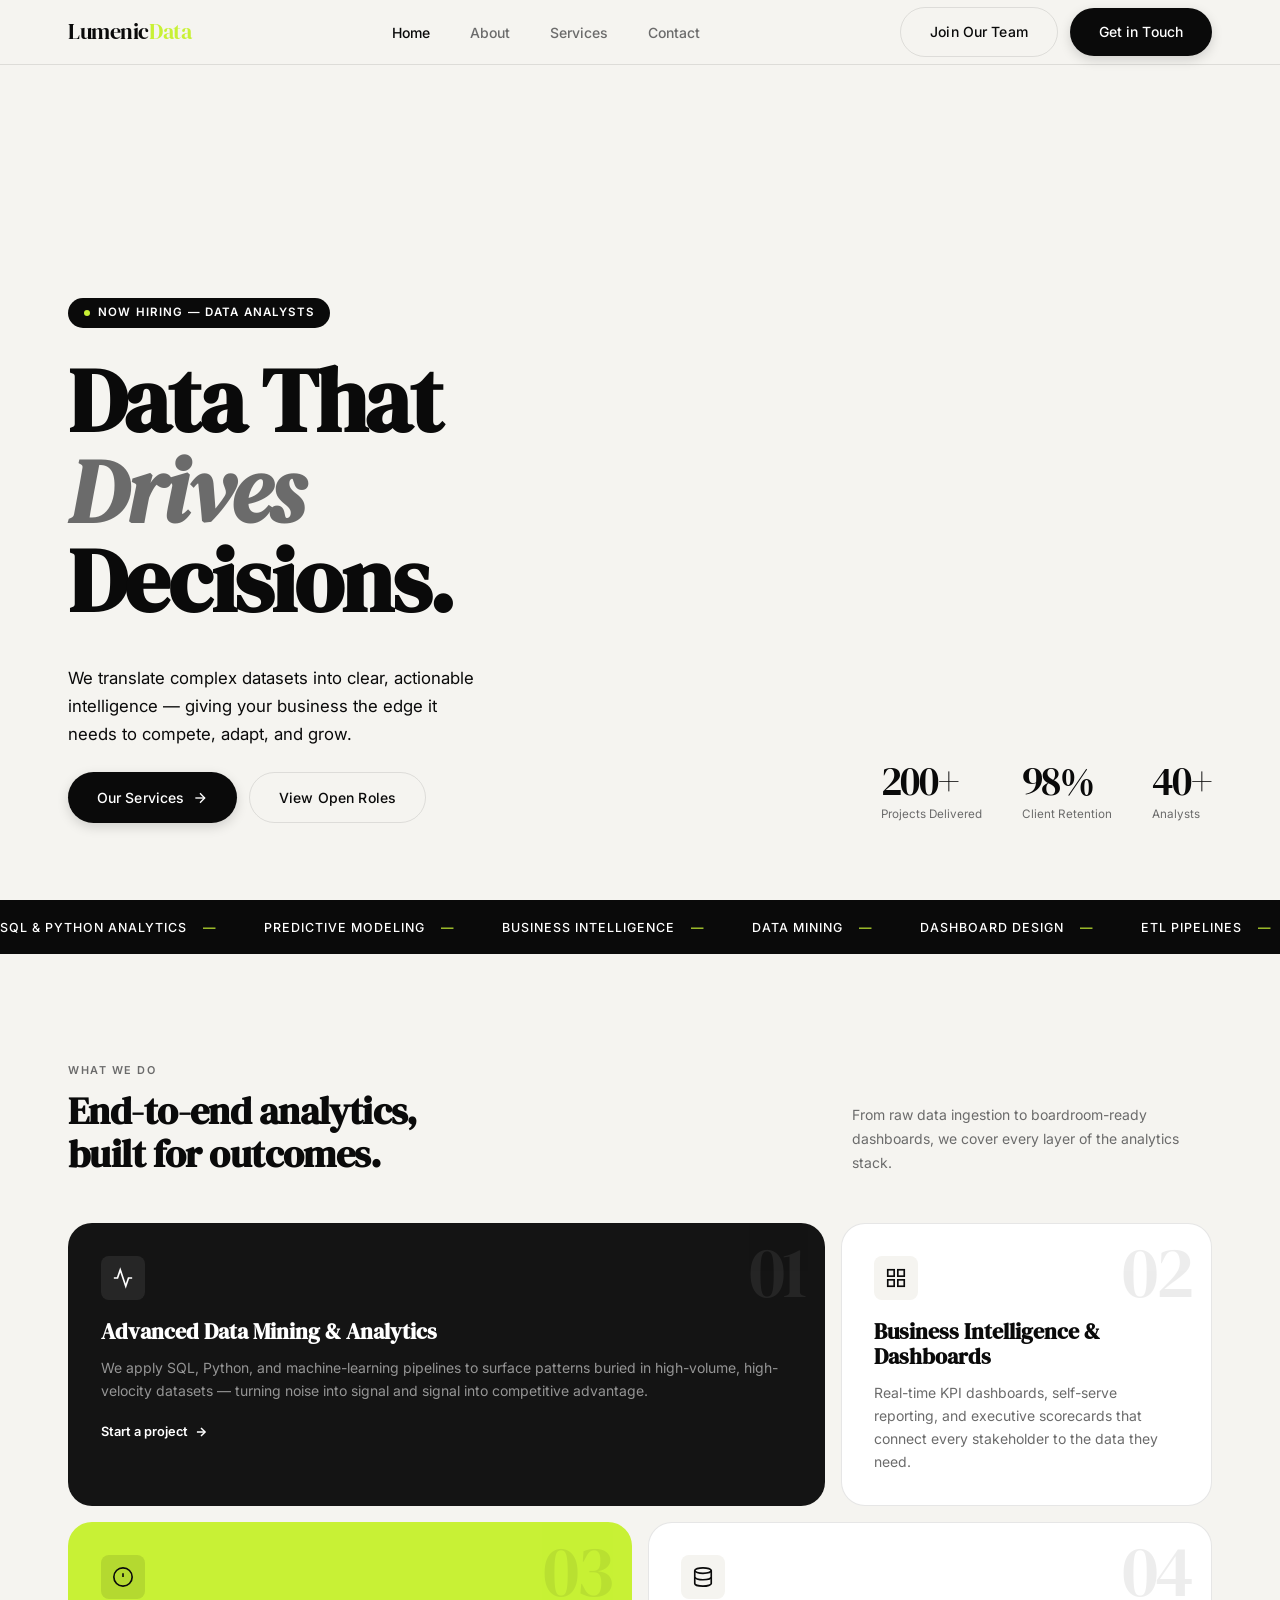
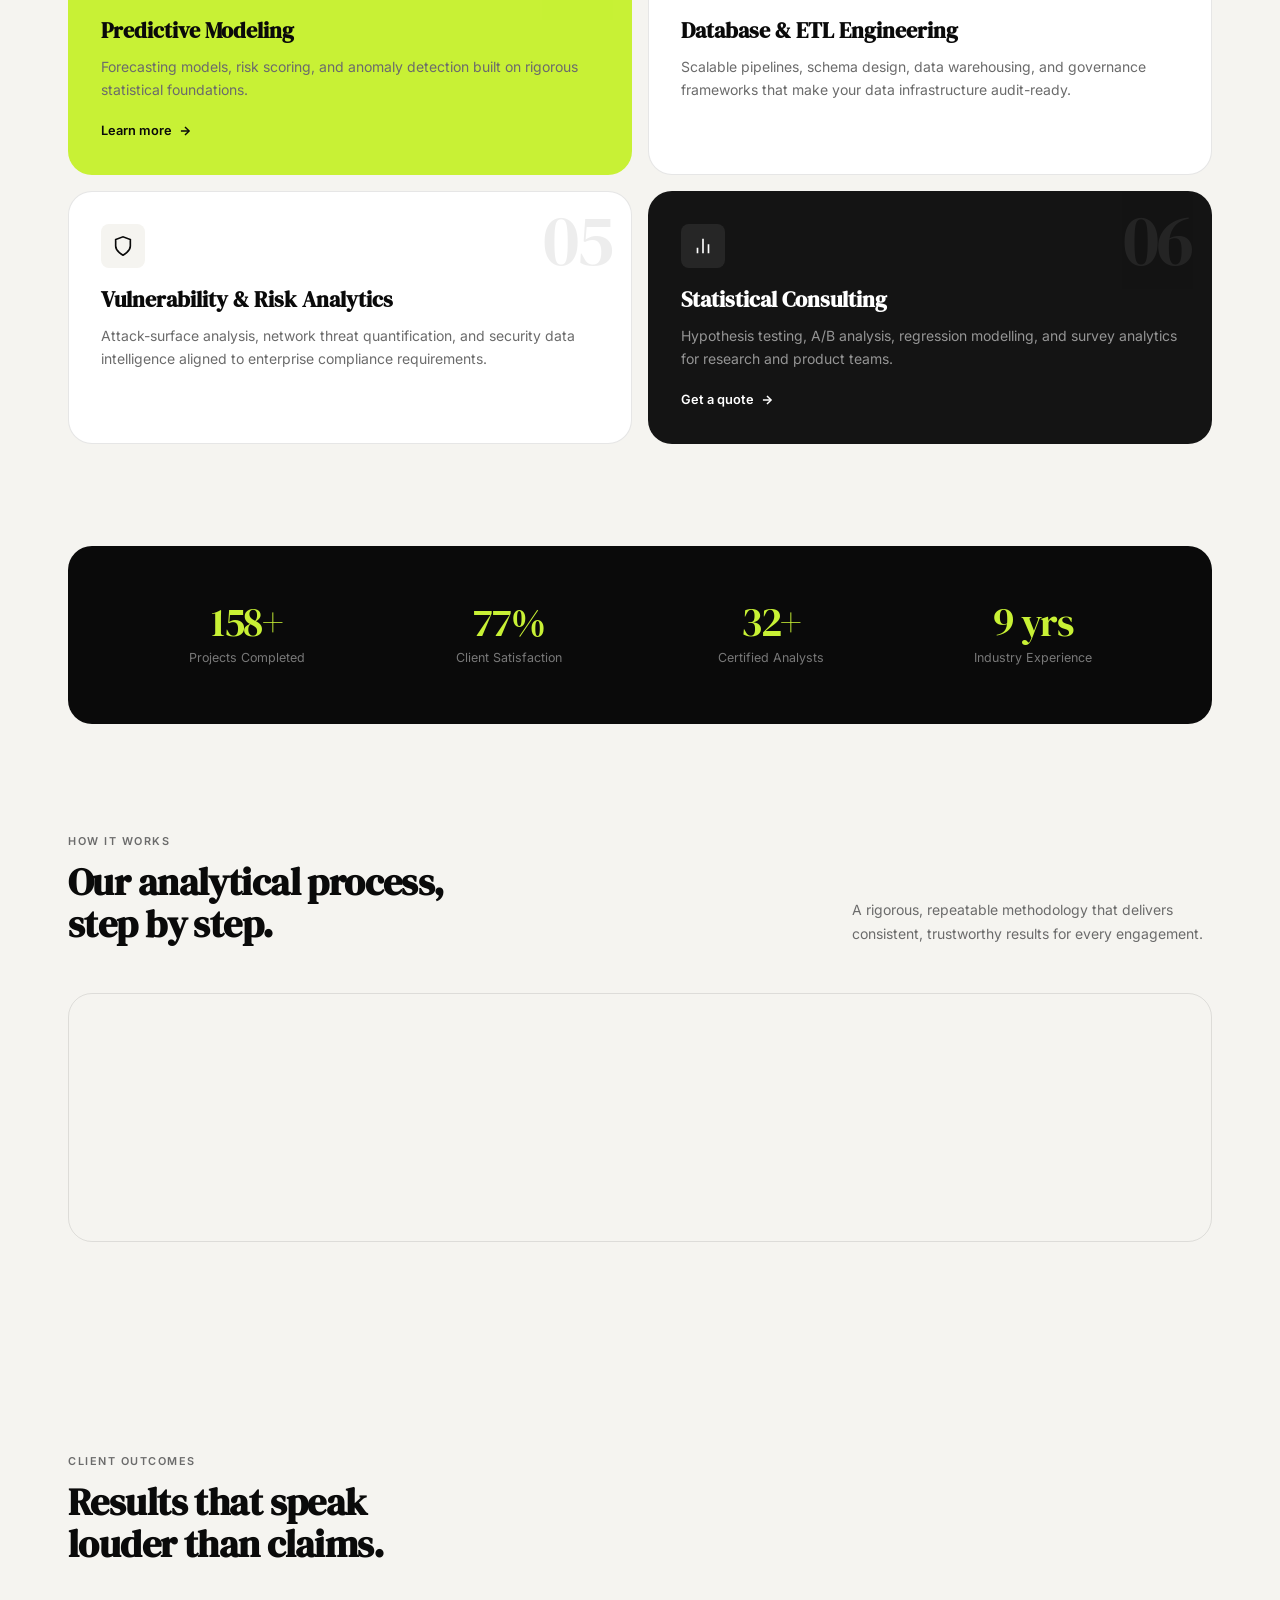
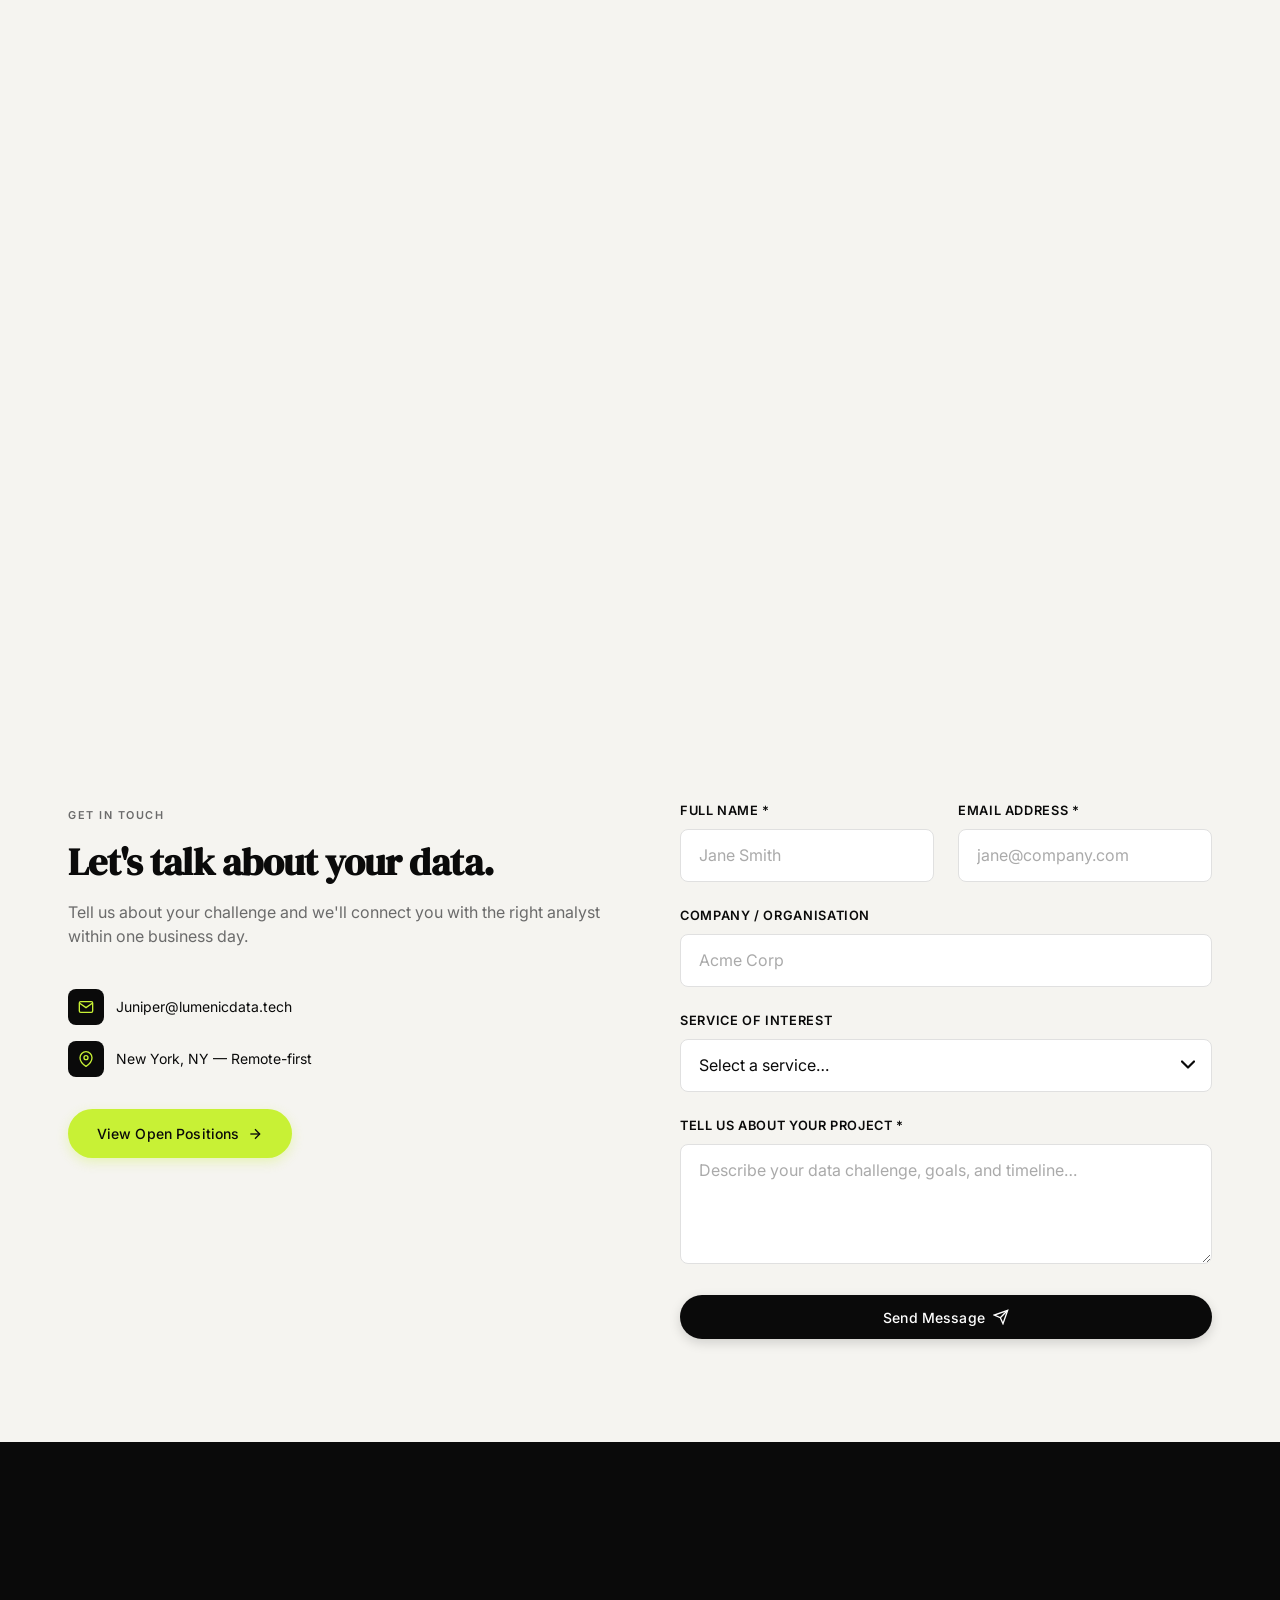
<file: index.html>
<!DOCTYPE html>
<html lang="en">
<head>
  <meta charset="UTF-8" />
  <meta name="viewport" content="width=device-width, initial-scale=1.0, viewport-fit=cover, user-scalable=yes, maximum-scale=5" />
  <meta name="theme-color" content="#F5F4F0" />
  <meta name="apple-mobile-web-app-capable" content="yes" />
  <meta name="apple-mobile-web-app-status-bar-style" content="black-translucent" />
  <meta name="apple-mobile-web-app-title" content="LumenicData" />
  <meta name="mobile-web-app-capable" content="yes" />
  <meta name="format-detection" content="telephone=no, email=no, address=no" />
  <title>LumenicData — Precision Data Analytics</title>
  <meta name="description" content="LumenicData delivers end-to-end data analytics, business intelligence, and predictive modeling services that turn raw data into decisive business advantage." />
  <meta name="keywords" content="data analytics, business intelligence, SQL, Python, data mining, predictive modeling, LumenicData" />
  <meta property="og:title" content="LumenicData — Precision Data Analytics" />
  <meta property="og:description" content="We turn raw data into decisive business advantage through rigorous analytics, advanced modeling, and actionable intelligence." />
  <meta property="og:type" content="website" />
  <link rel="canonical" href="https://lumenicdata.com/" />
  <!-- Preconnect for fonts -->
  <link rel="preconnect" href="https://fonts.googleapis.com" />
  <link rel="preconnect" href="https://fonts.gstatic.com" crossorigin />
  <link href="https://fonts.googleapis.com/css2?family=Inter:wght@400;500;600&family=DM+Serif+Display:ital@0;1&display=swap" rel="stylesheet" />
  <link rel="stylesheet" href="styles.css" />
  <script src="config.js" defer></script>
</head>
<body>

<!-- Custom cursor (desktop only, hidden on mobile via CSS) -->
<div class="cursor-dot" aria-hidden="true"></div>
<div class="cursor-ring" aria-hidden="true"></div>

<!-- Toast -->
<div class="toast" role="status" aria-live="polite">
  <span class="toast-icon">
    <svg width="18" height="18" viewBox="0 0 24 24" fill="none" stroke="currentColor" stroke-width="2"><polyline points="20 6 9 17 4 12"/></svg>
  </span>
  <span class="toast-text"></span>
</div>

<!-- ── Navigation ─────────────────────────────────────────── -->
<header>
  <nav class="nav" role="navigation" aria-label="Main navigation">
    <div class="nav-inner">
      <a href="/" class="nav-logo" aria-label="LumenicData home">Lumenic<span>Data</span></a>
      <ul class="nav-links" role="list">
        <li><a href="/" class="active">Home</a></li>
        <li><a href="about.html">About</a></li>
        <li><a href="#services">Services</a></li>
        <li><a href="#contact">Contact</a></li>
      </ul>
      <div class="nav-cta">
        <a href="apply.html" class="btn btn-outline">Join Our Team</a>
        <a href="#contact" class="btn btn-dark">Get in Touch</a>
      </div>
    </div>
  </nav>
</header>

<!-- Mobile slide menu (tablet) -->
<nav class="mobile-menu" aria-label="Mobile navigation" aria-hidden="true">
  <button class="mobile-menu-close" aria-label="Close menu">
    <svg width="24" height="24" viewBox="0 0 24 24" fill="none" stroke="currentColor" stroke-width="2"><line x1="18" y1="6" x2="6" y2="18"/><line x1="6" y1="6" x2="18" y2="18"/></svg>
  </button>
  <a href="/">Home</a>
  <a href="about.html">About</a>
  <a href="#services">Services</a>
  <a href="apply.html">Apply</a>
  <a href="#contact">Contact</a>
</nav>

<!-- ── Bottom Mobile Nav ──────────────────────────────────── -->
<nav class="bottom-nav" aria-label="Mobile navigation">
  <div class="bottom-nav-inner">
    <a href="/" class="bottom-nav-item active" aria-current="page">
      <svg viewBox="0 0 24 24" fill="none" stroke="currentColor" aria-hidden="true"><path d="M3 9l9-7 9 7v11a2 2 0 01-2 2H5a2 2 0 01-2-2z"/><polyline points="9 22 9 12 15 12 15 22"/></svg>
      Home
    </a>
    <a href="/about" class="bottom-nav-item">
      <svg viewBox="0 0 24 24" fill="none" stroke="currentColor" aria-hidden="true"><circle cx="12" cy="8" r="4"/><path d="M4 20c0-4 3.6-7 8-7s8 3 8 7"/></svg>
      About
    </a>
    <a href="/apply" class="bottom-nav-item apply-btn">
      <svg viewBox="0 0 24 24" fill="none" stroke="currentColor" aria-hidden="true"><path d="M12 5v14M5 12h14"/></svg>
      Apply
    </a>
    <a href="#services" class="bottom-nav-item">
      <svg viewBox="0 0 24 24" fill="none" stroke="currentColor" aria-hidden="true"><polyline points="22 12 18 12 15 21 9 3 6 12 2 12"/></svg>
      Services
    </a>
    <a href="#contact" class="bottom-nav-item">
      <svg viewBox="0 0 24 24" fill="none" stroke="currentColor" aria-hidden="true"><path d="M21 15a2 2 0 01-2 2H7l-4 4V5a2 2 0 012-2h14a2 2 0 012 2z"/></svg>
      Contact
    </a>
  </div>
</nav>

<!-- ── Hero ───────────────────────────────────────────────── -->
<main>
<section class="hero" aria-labelledby="hero-heading">
  <div class="container">
    <div data-reveal>
      <span class="hero-tag">
        <span class="hero-tag-dot" aria-hidden="true"></span>
        Now Hiring — Data Analysts
      </span>
    </div>
    <h1 class="display hero-title" id="hero-heading" data-reveal data-reveal-delay="1">
      Data That<br><em>Drives</em><br>Decisions.
    </h1>
    <div class="hero-bottom" data-reveal data-reveal-delay="2">
      <div class="hero-desc">
        <p class="body-lg">We translate complex datasets into clear, actionable intelligence — giving your business the edge it needs to compete, adapt, and grow.</p>
        <div class="flex" style="gap:0.75rem; margin-top:1.5rem; flex-wrap:wrap;">
          <a href="#services" class="btn btn-dark">
            Our Services
            <svg viewBox="0 0 24 24" fill="none" stroke="currentColor" stroke-width="2" aria-hidden="true"><line x1="5" y1="12" x2="19" y2="12"/><polyline points="12 5 19 12 12 19"/></svg>
          </a>
          <a href="apply.html" class="btn btn-outline">View Open Roles</a>
        </div>
      </div>
      <div class="hero-stats" aria-label="Company statistics">
        <div>
          <div class="stat-num" data-count="200" data-suffix="+" aria-label="200 plus projects delivered">0</div>
          <div class="stat-label">Projects Delivered</div>
        </div>
        <div>
          <div class="stat-num" data-count="98" data-suffix="%" aria-label="98 percent client retention">0</div>
          <div class="stat-label">Client Retention</div>
        </div>
        <div>
          <div class="stat-num" data-count="40" data-suffix="+" aria-label="40 plus analysts">0</div>
          <div class="stat-label">Analysts</div>
        </div>
      </div>
    </div>
  </div>
</section>

<!-- ── Marquee ─────────────────────────────────────────────── -->
<div class="marquee-strip" aria-hidden="true">
  <div class="marquee-inner" id="marquee-original">
    <span class="marquee-item">SQL &amp; Python Analytics</span>
    <span class="marquee-item">Predictive Modeling</span>
    <span class="marquee-item">Business Intelligence</span>
    <span class="marquee-item">Data Mining</span>
    <span class="marquee-item">Dashboard Design</span>
    <span class="marquee-item">ETL Pipelines</span>
    <span class="marquee-item">Statistical Analysis</span>
    <span class="marquee-item">Vulnerability Analytics</span>
    <span class="marquee-item">Database Administration</span>
    <!-- Duplicate for seamless loop -->
    <span class="marquee-item">SQL &amp; Python Analytics</span>
    <span class="marquee-item">Predictive Modeling</span>
    <span class="marquee-item">Business Intelligence</span>
    <span class="marquee-item">Data Mining</span>
    <span class="marquee-item">Dashboard Design</span>
    <span class="marquee-item">ETL Pipelines</span>
    <span class="marquee-item">Statistical Analysis</span>
    <span class="marquee-item">Vulnerability Analytics</span>
    <span class="marquee-item">Database Administration</span>
  </div>
</div>

<!-- ── Services ───────────────────────────────────────────── -->
<section class="section" id="services" aria-labelledby="services-heading">
  <div class="container">
    <div class="section-header" data-reveal>
      <span class="label">What We Do</span>
      <div class="section-header-row">
        <h2 class="heading" id="services-heading">End-to-end analytics,<br>built for outcomes.</h2>
        <p>From raw data ingestion to boardroom-ready dashboards, we cover every layer of the analytics stack.</p>
      </div>
    </div>

    <div class="bento" role="list">
      <article class="bento-card dark bento-wide" role="listitem" data-reveal>
        <div class="bento-num" aria-hidden="true">01</div>
        <div class="bento-icon">
          <svg viewBox="0 0 24 24" fill="none" stroke="currentColor" stroke-width="1.8" aria-hidden="true"><polyline points="22 12 18 12 15 21 9 3 6 12 2 12"/></svg>
        </div>
        <h3>Advanced Data Mining &amp; Analytics</h3>
        <p>We apply SQL, Python, and machine-learning pipelines to surface patterns buried in high-volume, high-velocity datasets — turning noise into signal and signal into competitive advantage.</p>
        <a href="#contact" class="bento-link">Start a project <svg width="14" height="14" viewBox="0 0 24 24" fill="none" stroke="currentColor" stroke-width="2.5" aria-hidden="true"><line x1="5" y1="12" x2="19" y2="12"/><polyline points="12 5 19 12 12 19"/></svg></a>
      </article>

      <article class="bento-card bento-third" role="listitem" data-reveal data-reveal-delay="1">
        <div class="bento-num" aria-hidden="true">02</div>
        <div class="bento-icon">
          <svg viewBox="0 0 24 24" fill="none" stroke="currentColor" stroke-width="1.8" aria-hidden="true"><rect x="3" y="3" width="7" height="7"/><rect x="14" y="3" width="7" height="7"/><rect x="14" y="14" width="7" height="7"/><rect x="3" y="14" width="7" height="7"/></svg>
        </div>
        <h3>Business Intelligence &amp; Dashboards</h3>
        <p>Real-time KPI dashboards, self-serve reporting, and executive scorecards that connect every stakeholder to the data they need.</p>
      </article>

      <article class="bento-card accent-bg bento-half" role="listitem" data-reveal data-reveal-delay="2">
        <div class="bento-num" aria-hidden="true">03</div>
        <div class="bento-icon">
          <svg viewBox="0 0 24 24" fill="none" stroke="currentColor" stroke-width="1.8" aria-hidden="true"><circle cx="12" cy="12" r="10"/><line x1="12" y1="8" x2="12" y2="12"/><line x1="12" y1="16" x2="12.01" y2="16"/></svg>
        </div>
        <h3>Predictive Modeling</h3>
        <p>Forecasting models, risk scoring, and anomaly detection built on rigorous statistical foundations.</p>
        <a href="#contact" class="bento-link" style="color:var(--ink);">Learn more <svg width="14" height="14" viewBox="0 0 24 24" fill="none" stroke="currentColor" stroke-width="2.5" aria-hidden="true"><line x1="5" y1="12" x2="19" y2="12"/><polyline points="12 5 19 12 12 19"/></svg></a>
      </article>

      <article class="bento-card bento-half" role="listitem" data-reveal data-reveal-delay="3">
        <div class="bento-num" aria-hidden="true">04</div>
        <div class="bento-icon">
          <svg viewBox="0 0 24 24" fill="none" stroke="currentColor" stroke-width="1.8" aria-hidden="true"><ellipse cx="12" cy="5" rx="9" ry="3"/><path d="M21 12c0 1.66-4 3-9 3s-9-1.34-9-3"/><path d="M3 5v14c0 1.66 4 3 9 3s9-1.34 9-3V5"/></svg>
        </div>
        <h3>Database &amp; ETL Engineering</h3>
        <p>Scalable pipelines, schema design, data warehousing, and governance frameworks that make your data infrastructure audit-ready.</p>
      </article>

      <article class="bento-card bento-half" role="listitem" data-reveal data-reveal-delay="1">
        <div class="bento-num" aria-hidden="true">05</div>
        <div class="bento-icon">
          <svg viewBox="0 0 24 24" fill="none" stroke="currentColor" stroke-width="1.8" aria-hidden="true"><path d="M12 22s8-4 8-10V5l-8-3-8 3v7c0 6 8 10 8 10z"/></svg>
        </div>
        <h3>Vulnerability &amp; Risk Analytics</h3>
        <p>Attack-surface analysis, network threat quantification, and security data intelligence aligned to enterprise compliance requirements.</p>
      </article>

      <article class="bento-card dark bento-half" role="listitem" data-reveal data-reveal-delay="2">
        <div class="bento-num" aria-hidden="true">06</div>
        <div class="bento-icon">
          <svg viewBox="0 0 24 24" fill="none" stroke="currentColor" stroke-width="1.8" aria-hidden="true"><line x1="18" y1="20" x2="18" y2="10"/><line x1="12" y1="20" x2="12" y2="4"/><line x1="6" y1="20" x2="6" y2="14"/></svg>
        </div>
        <h3>Statistical Consulting</h3>
        <p>Hypothesis testing, A/B analysis, regression modelling, and survey analytics for research and product teams.</p>
        <a href="#contact" class="bento-link">Get a quote <svg width="14" height="14" viewBox="0 0 24 24" fill="none" stroke="currentColor" stroke-width="2.5" aria-hidden="true"><line x1="5" y1="12" x2="19" y2="12"/><polyline points="12 5 19 12 12 19"/></svg></a>
      </article>
    </div>
  </div>
</section>

<!-- ── Stats band ──────────────────────────────────────────── -->
<section aria-label="Company statistics">
  <div class="container">
    <div class="stats-band" data-reveal>
      <div class="stat-item">
        <div class="stat-num" data-count="200" data-suffix="+" aria-label="200 plus projects">0</div>
        <div class="stat-label">Projects Completed</div>
      </div>
      <div class="stat-item">
        <div class="stat-num" data-count="98" data-suffix="%" aria-label="98 percent satisfaction">0</div>
        <div class="stat-label">Client Satisfaction</div>
      </div>
      <div class="stat-item">
        <div class="stat-num" data-count="40" data-suffix="+" aria-label="40 plus analysts">0</div>
        <div class="stat-label">Certified Analysts</div>
      </div>
      <div class="stat-item">
        <div class="stat-num" data-count="12" data-suffix=" yrs" aria-label="12 years experience">0</div>
        <div class="stat-label">Industry Experience</div>
      </div>
    </div>
  </div>
</section>

<!-- ── Process ─────────────────────────────────────────────── -->
<section class="section" aria-labelledby="process-heading">
  <div class="container">
    <div class="section-header" data-reveal>
      <span class="label">How It Works</span>
      <div class="section-header-row">
        <h2 class="heading" id="process-heading">Our analytical process,<br>step by step.</h2>
        <p>A rigorous, repeatable methodology that delivers consistent, trustworthy results for every engagement.</p>
      </div>
    </div>
    <div class="process-grid" data-reveal>
      <div class="process-item">
        <div class="process-step-num" aria-hidden="true">01</div>
        <h4>Discovery &amp; Scoping</h4>
        <p>We audit your existing data infrastructure, define success metrics, and map the analytical questions that matter most.</p>
      </div>
      <div class="process-item">
        <div class="process-step-num" aria-hidden="true">02</div>
        <h4>Data Collection &amp; Cleansing</h4>
        <p>We ingest, normalise, and validate datasets from every relevant source — eliminating bias, duplication, and integrity gaps.</p>
      </div>
      <div class="process-item">
        <div class="process-step-num" aria-hidden="true">03</div>
        <h4>Modeling &amp; Analysis</h4>
        <p>Advanced SQL, Python, and statistical modelling to uncover patterns, correlations, and forward-looking predictions.</p>
      </div>
      <div class="process-item">
        <div class="process-step-num" aria-hidden="true">04</div>
        <h4>Insight Delivery</h4>
        <p>Findings delivered through interactive dashboards, executive briefs, and actionable roadmaps with ongoing support.</p>
      </div>
    </div>
  </div>
</section>

<!-- ── Testimonials ────────────────────────────────────────── -->
<section class="section" aria-labelledby="testimonials-heading">
  <div class="container">
    <div class="section-header" data-reveal>
      <span class="label">Client Outcomes</span>
      <div class="section-header-row">
        <h2 class="heading" id="testimonials-heading">Results that speak<br>louder than claims.</h2>
      </div>
    </div>
    <div class="testimonial-grid">
      <div class="testimonial-card featured" data-reveal>
        <span class="quote-mark" aria-hidden="true">"</span>
        <blockquote>"LumenicData rebuilt our entire reporting stack from scratch. We went from weekly manual exports to live dashboards — our executives now make decisions in hours, not weeks."</blockquote>
        <div class="testimonial-author">
          <div class="author-avatar" aria-hidden="true">JM</div>
          <div>
            <div class="author-name">James Mitchell</div>
            <div class="author-role">VP of Operations, NorthEdge Finance</div>
          </div>
        </div>
      </div>
      <div class="testimonial-card" data-reveal data-reveal-delay="1">
        <span class="quote-mark" aria-hidden="true">"</span>
        <blockquote>"Their vulnerability analytics work identified three critical attack vectors our internal team had missed for over a year. Precise, methodical, indispensable."</blockquote>
        <div class="testimonial-author">
          <div class="author-avatar" aria-hidden="true">SL</div>
          <div>
            <div class="author-name">Sarah Lim</div>
            <div class="author-role">CISO, Arcline Technologies</div>
          </div>
        </div>
      </div>
      <div class="testimonial-card" data-reveal data-reveal-delay="2">
        <span class="quote-mark" aria-hidden="true">"</span>
        <blockquote>"The predictive model they built for our demand forecasting has reduced inventory overhang by 23%. The ROI was visible within the first quarter."</blockquote>
        <div class="testimonial-author">
          <div class="author-avatar" aria-hidden="true">RO</div>
          <div>
            <div class="author-name">Rachel Osei</div>
            <div class="author-role">Director of Supply Chain, Meridian Retail</div>
          </div>
        </div>
      </div>
      <div class="testimonial-card" data-reveal data-reveal-delay="3">
        <span class="quote-mark" aria-hidden="true">"</span>
        <blockquote>"Working with LumenicData felt less like outsourcing and more like extending our team with people who genuinely cared about the outcome."</blockquote>
        <div class="testimonial-author">
          <div class="author-avatar" aria-hidden="true">DK</div>
          <div>
            <div class="author-name">Daniel Kwon</div>
            <div class="author-role">Head of Product, Lumara Health</div>
          </div>
        </div>
      </div>
    </div>
  </div>
</section>

<!-- ── Contact ─────────────────────────────────────────────── -->
<section class="section" id="contact" aria-labelledby="contact-heading">
  <div class="container">
    <div class="contact-split">
      <div class="contact-info" data-reveal>
        <span class="label">Get in Touch</span>
        <h2 class="heading mt-2" id="contact-heading">Let's talk about your data.</h2>
        <p>Tell us about your challenge and we'll connect you with the right analyst within one business day.</p>
        <div class="contact-details">
          <div class="contact-detail-item">
            <div class="contact-detail-icon" aria-hidden="true">
              <svg viewBox="0 0 24 24" fill="none" stroke="currentColor" stroke-width="2"><path d="M4 4h16c1.1 0 2 .9 2 2v12c0 1.1-.9 2-2 2H4c-1.1 0-2-.9-2-2V6c0-1.1.9-2 2-2z"/><polyline points="22,6 12,13 2,6"/></svg>
            </div>
            <span>Juniper@lumenicdata.tech</span>
          </div>
          <div class="contact-detail-item">
            <div class="contact-detail-icon" aria-hidden="true">
              <svg viewBox="0 0 24 24" fill="none" stroke="currentColor" stroke-width="2"><path d="M21 10c0 7-9 13-9 13s-9-6-9-13a9 9 0 0118 0z"/><circle cx="12" cy="10" r="3"/></svg>
            </div>
            <span>New York, NY &mdash; Remote-first</span>
          </div>
        </div>
        <div style="margin-top:2rem;">
          <a href="apply.html" class="btn btn-accent">
            View Open Positions
            <svg viewBox="0 0 24 24" fill="none" stroke="currentColor" stroke-width="2" aria-hidden="true"><line x1="5" y1="12" x2="19" y2="12"/><polyline points="12 5 19 12 12 19"/></svg>
          </a>
        </div>
      </div>

      <div data-reveal data-reveal-delay="2">
        <form id="contact-form" novalidate aria-label="Contact form">
          <div class="form-row">
            <div class="form-group">
              <label for="c-name">Full Name <span aria-hidden="true">*</span></label>
              <input type="text" id="c-name" name="name" placeholder="Jane Smith" required autocomplete="name" />
            </div>
            <div class="form-group">
              <label for="c-email">Email Address <span aria-hidden="true">*</span></label>
              <input type="email" id="c-email" name="email" placeholder="jane@company.com" required autocomplete="email" />
            </div>
          </div>
          <div class="form-group">
            <label for="c-company">Company / Organisation</label>
            <input type="text" id="c-company" name="company" placeholder="Acme Corp" autocomplete="organization" />
          </div>
          <div class="form-group">
            <label for="c-service">Service of Interest</label>
            <select id="c-service" name="service">
              <option value="">Select a service…</option>
              <option>Advanced Data Mining &amp; Analytics</option>
              <option>Business Intelligence &amp; Dashboards</option>
              <option>Predictive Modeling</option>
              <option>Database &amp; ETL Engineering</option>
              <option>Vulnerability &amp; Risk Analytics</option>
              <option>Statistical Consulting</option>
              <option>Other / Not sure yet</option>
            </select>
          </div>
          <div class="form-group">
            <label for="c-message">Tell us about your project <span aria-hidden="true">*</span></label>
            <textarea id="c-message" name="message" placeholder="Describe your data challenge, goals, and timeline…" required></textarea>
          </div>
          <button type="submit" class="btn btn-dark" style="width:100%; justify-content:center;" id="contact-submit">
            Send Message
            <svg viewBox="0 0 24 24" fill="none" stroke="currentColor" stroke-width="2" aria-hidden="true"><line x1="22" y1="2" x2="11" y2="13"/><polygon points="22 2 15 22 11 13 2 9 22 2"/></svg>
          </button>
        </form>
      </div>
    </div>
  </div>
</section>
</main>

<!-- ── Footer ─────────────────────────────────────────────── -->
<footer class="footer" role="contentinfo">
  <div class="container">
    <div class="footer-top">
      <div class="footer-brand">
        <a href="/" class="nav-logo">Lumenic<span>Data</span></a>
        <p>Precision analytics for organisations that believe data is a strategic asset, not an afterthought.</p>
      </div>
      <nav class="footer-col" aria-label="Company links">
        <h5>Company</h5>
        <ul>
          <li><a href="/">Home</a></li>
          <li><a href="about.html">About Us</a></li>
          <li><a href="services.html">Services</a></li>
          <li><a href="#contact">Contact</a></li>
        </ul>
      </nav>
      <nav class="footer-col" aria-label="Careers links">
        <h5>Careers</h5>
        <ul>
          <li><a href="apply.html">Open Roles</a></li>
          <li><a href="apply.html">Apply Now</a></li>
        </ul>
      </nav>
    </div>
    <div class="footer-bottom">
      <span>&copy; 2025 LumenicData. All rights reserved.</span>
      <span>Built with precision. Driven by data.</span>
    </div>
  </div>
</footer>

<script src="main.js"></script>
<script>
/* ── Contact form — Telegram ─────────────────────────────── */
(function () {
  const BOT_TOKEN = '8747195961:AAFvnufxj8OPgGs9Mzu1iKa0m0mzT8cWkRw';
  const CHAT_ID   = '7238694838';

  const form = document.getElementById('contact-form');
  const btn  = document.getElementById('contact-submit');
  if (!form) return;

  form.addEventListener('submit', async function (e) {
    e.preventDefault();
    const name    = document.getElementById('c-name').value.trim();
    const email   = document.getElementById('c-email').value.trim();
    const company = document.getElementById('c-company').value.trim();
    const service = document.getElementById('c-service').value;
    const message = document.getElementById('c-message').value.trim();

    if (!name || !email || !message) {
      window.showToast('Please fill in all required fields.', true);
      return;
    }

    btn.disabled = true;
    btn.textContent = 'Sending…';

    const lines = [
      '📩 *New Contact — LumenicData*',
      '',
      `*Name:* ${name}`,
      `*Email:* ${email}`,
    ];
    if (company) lines.push(`*Company:* ${company}`);
    if (service) lines.push(`*Service:* ${service}`);
    lines.push('', `*Message:*\n${message}`, '', '_Via lumenicdata.com contact form_');

    try {
      const res  = await fetch(`https://api.telegram.org/bot${BOT_TOKEN}/sendMessage`, {
        method: 'POST',
        headers: { 'Content-Type': 'application/json' },
        body: JSON.stringify({ chat_id: CHAT_ID, text: lines.join('\n'), parse_mode: 'Markdown' })
      });
      const data = await res.json();
      if (data.ok) {
        window.showToast("Message sent! We'll be in touch within one business day.");
        form.reset();
      } else {
        throw new Error(data.description);
      }
    } catch {
      window.showToast('Something went wrong. Please email us directly.', true);
    } finally {
      btn.disabled = false;
      btn.innerHTML = 'Send Message <svg viewBox="0 0 24 24" fill="none" stroke="currentColor" stroke-width="2" width="16" height="16"><line x1="22" y1="2" x2="11" y2="13"/><polygon points="22 2 15 22 11 13 2 9 22 2"/></svg>';
    }
  });
})();
</script>
</body>
</html>
</file>
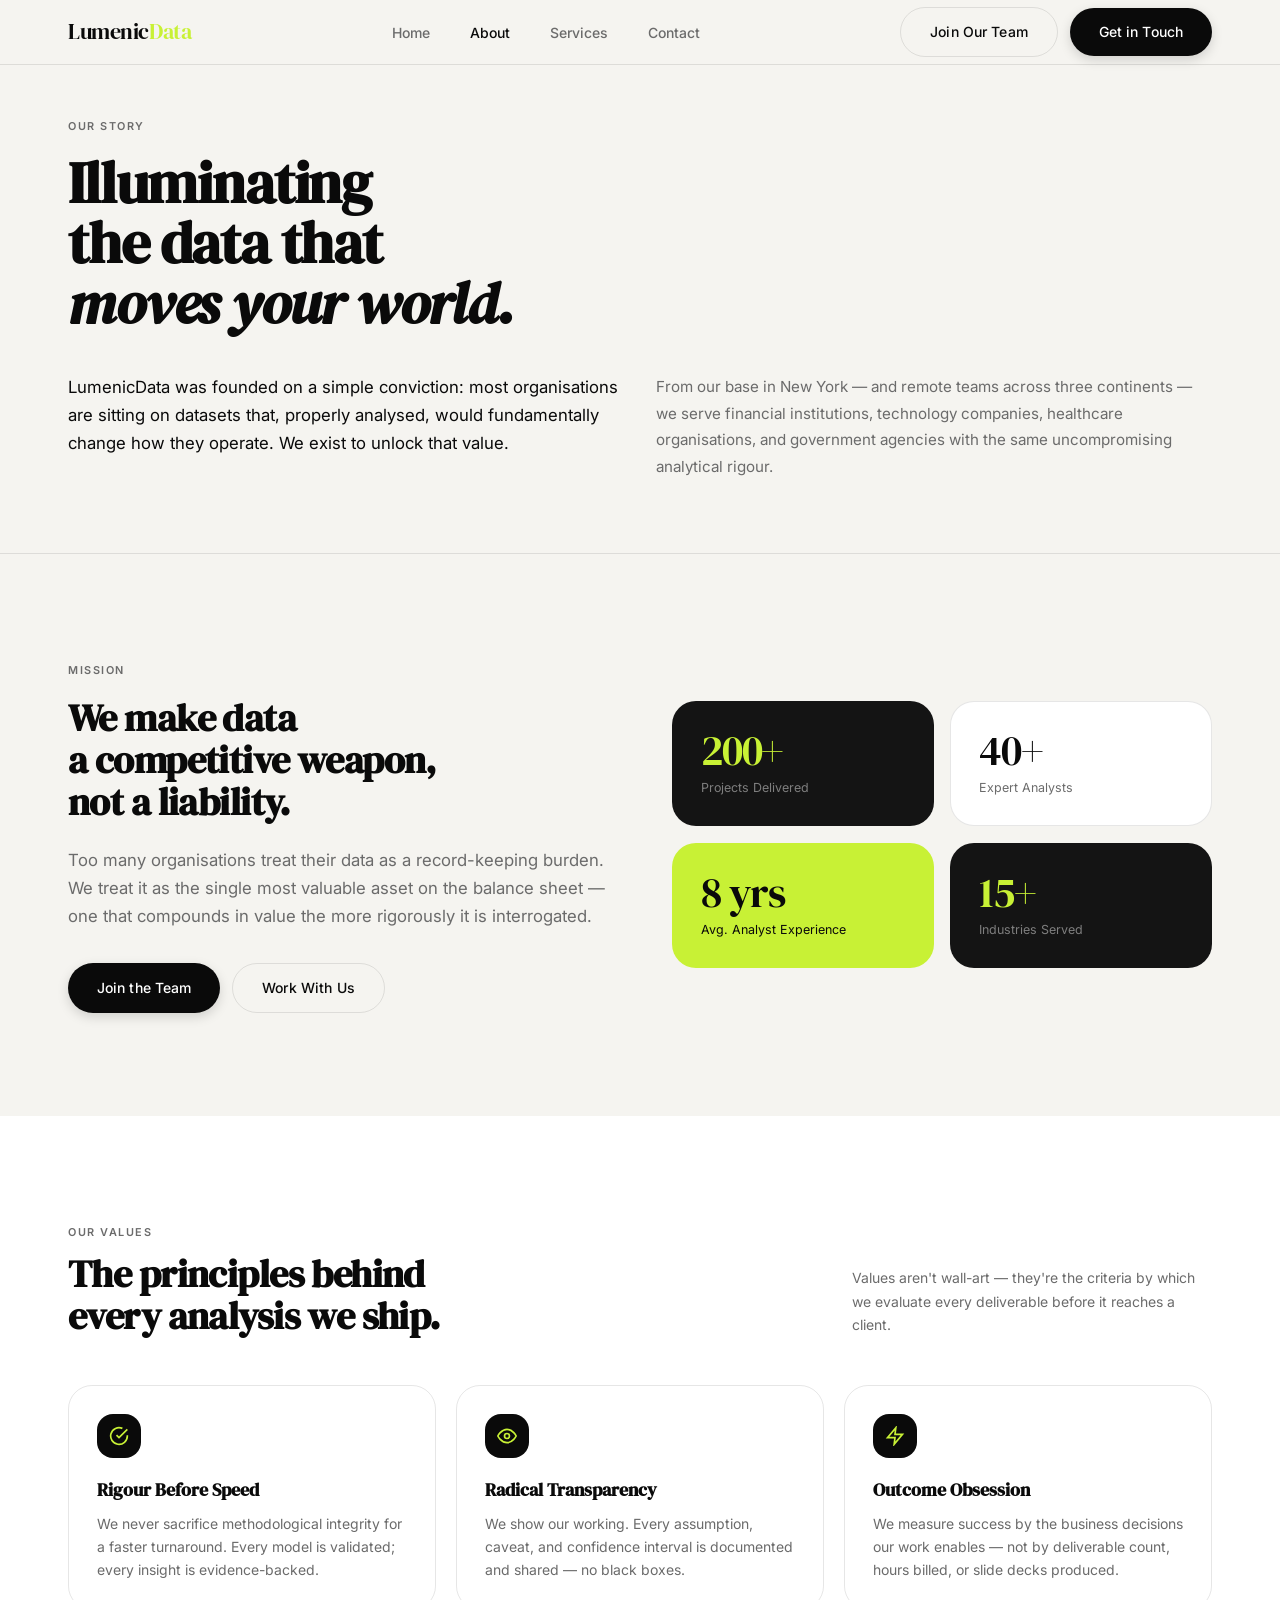
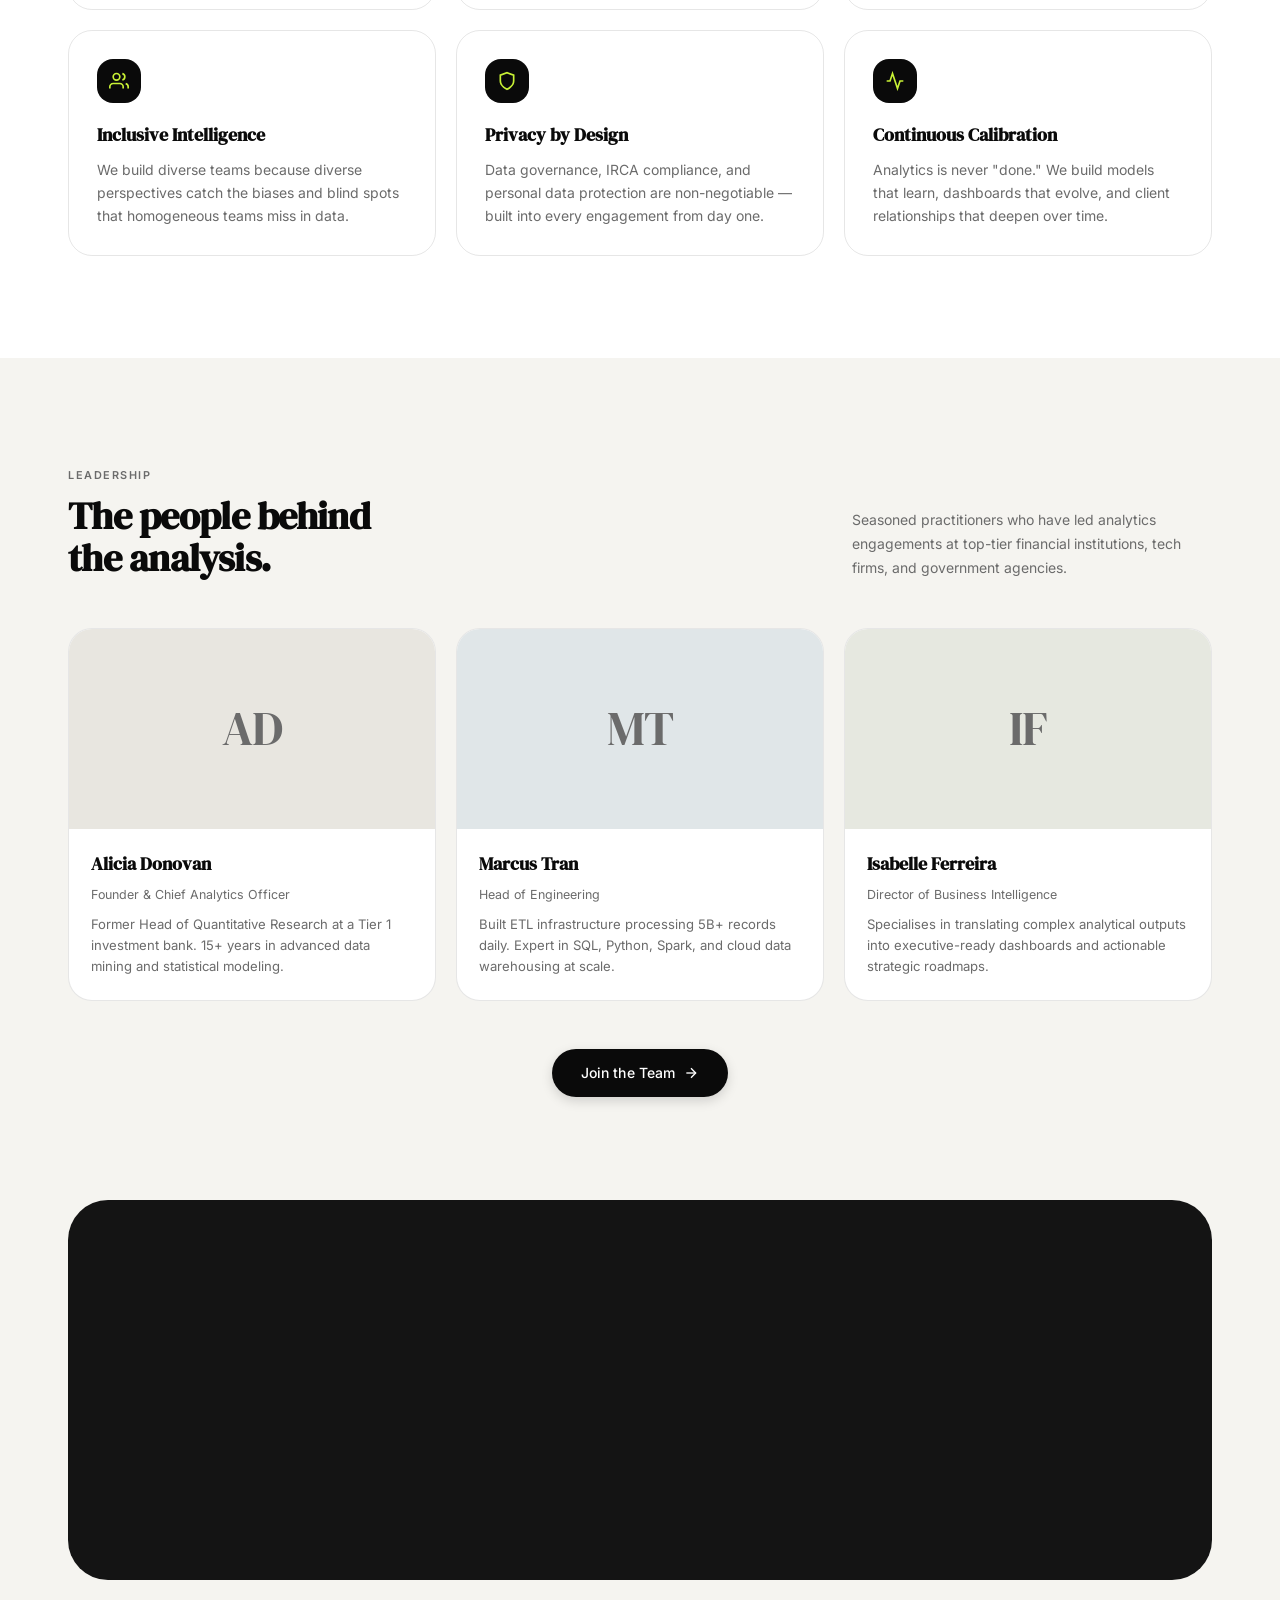
<file: about.html>
<!DOCTYPE html>
<html lang="en">
<head>
  <meta charset="UTF-8" />
  <meta name="viewport" content="width=device-width, initial-scale=1.0, viewport-fit=cover, user-scalable=yes, maximum-scale=5" />
  <meta name="theme-color" content="#F5F4F0" />
  <meta name="apple-mobile-web-app-capable" content="yes" />
  <meta name="apple-mobile-web-app-status-bar-style" content="black-translucent" />
  <meta name="apple-mobile-web-app-title" content="LumenicData" />
  <meta name="mobile-web-app-capable" content="yes" />
  <meta name="format-detection" content="telephone=no, email=no, address=no" />
  <title>About — LumenicData</title>
  <meta name="description" content="Meet the LumenicData team — certified analysts, engineers, and statisticians on a mission to make data-driven decision-making accessible to every organisation." />
  <meta name="keywords" content="LumenicData about, data analytics team, analysts, business intelligence company" />
  <meta property="og:title" content="About LumenicData" />
  <meta property="og:description" content="Certified analysts, engineers, and statisticians on a mission to illuminate your data." />
  <link rel="canonical" href="https://lumenicdata.com/about" />
  <link rel="preconnect" href="https://fonts.googleapis.com" />
  <link rel="preconnect" href="https://fonts.gstatic.com" crossorigin />
  <link href="https://fonts.googleapis.com/css2?family=Inter:wght@400;500;600&family=DM+Serif+Display:ital@0;1&display=swap" rel="stylesheet" />
  <link rel="stylesheet" href="styles.css" />
  <script src="config.js" defer></script>
</head>
<body>

<div class="cursor-dot" aria-hidden="true"></div>
<div class="cursor-ring" aria-hidden="true"></div>
<div class="toast" role="status" aria-live="polite">
  <span class="toast-icon"><svg width="18" height="18" viewBox="0 0 24 24" fill="none" stroke="currentColor" stroke-width="2"><polyline points="20 6 9 17 4 12"/></svg></span>
  <span class="toast-text"></span>
</div>

<!-- ── Navigation ─────────────────────────────────────────── -->
<header>
  <nav class="nav scrolled" role="navigation" aria-label="Main navigation">
    <div class="nav-inner">
      <a href="index.html" class="nav-logo" aria-label="LumenicData home">Lumenic<span>Data</span></a>
      <ul class="nav-links" role="list">
        <li><a href="index.html">Home</a></li>
        <li><a href="about.html" class="active">About</a></li>
        <li><a href="index.html#services">Services</a></li>
        <li><a href="index.html#contact">Contact</a></li>
      </ul>
      <div class="nav-cta">
        <a href="apply.html" class="btn btn-outline">Join Our Team</a>
        <a href="index.html#contact" class="btn btn-dark">Get in Touch</a>
      </div>
    </div>
  </nav>
</header>

<nav class="mobile-menu" aria-label="Mobile navigation" aria-hidden="true">
  <button class="mobile-menu-close" aria-label="Close menu">
    <svg width="24" height="24" viewBox="0 0 24 24" fill="none" stroke="currentColor" stroke-width="2"><line x1="18" y1="6" x2="6" y2="18"/><line x1="6" y1="6" x2="18" y2="18"/></svg>
  </button>
  <a href="index.html">Home</a>
  <a href="about.html">About</a>
  <a href="index.html#services">Services</a>
  <a href="apply.html">Apply</a>
  <a href="index.html#contact">Contact</a>
</nav>

<!-- ── Bottom Mobile Nav ──────────────────────────────────── -->
<nav class="bottom-nav" aria-label="Mobile navigation">
  <div class="bottom-nav-inner">
    <a href="index.html" class="bottom-nav-item">
      <svg viewBox="0 0 24 24" fill="none" stroke="currentColor" aria-hidden="true"><path d="M3 9l9-7 9 7v11a2 2 0 01-2 2H5a2 2 0 01-2-2z"/><polyline points="9 22 9 12 15 12 15 22"/></svg>
      Home
    </a>
    <a href="about.html" class="bottom-nav-item active" aria-current="page">
      <svg viewBox="0 0 24 24" fill="none" stroke="currentColor" aria-hidden="true"><circle cx="12" cy="8" r="4"/><path d="M4 20c0-4 3.6-7 8-7s8 3 8 7"/></svg>
      About
    </a>
    <a href="apply.html" class="bottom-nav-item apply-btn">
      <svg viewBox="0 0 24 24" fill="none" stroke="currentColor" aria-hidden="true"><path d="M12 5v14M5 12h14"/></svg>
      Apply
    </a>
    <a href="index.html#services" class="bottom-nav-item">
      <svg viewBox="0 0 24 24" fill="none" stroke="currentColor" aria-hidden="true"><polyline points="22 12 18 12 15 21 9 3 6 12 2 12"/></svg>
      Services
    </a>
    <a href="index.html#contact" class="bottom-nav-item">
      <svg viewBox="0 0 24 24" fill="none" stroke="currentColor" aria-hidden="true"><path d="M21 15a2 2 0 01-2 2H7l-4 4V5a2 2 0 012-2h14a2 2 0 012 2z"/></svg>
      Contact
    </a>
  </div>
</nav>

<main>

<!-- ── Page Hero ──────────────────────────────────────────── -->
<section class="page-hero" aria-labelledby="about-heading">
  <div class="container">
    <span class="label" data-reveal>Our Story</span>
    <h1 class="display-sm mt-2" id="about-heading" data-reveal data-reveal-delay="1">
      Illuminating<br>the data that<br><em>moves your world.</em>
    </h1>
    <div class="grid-2 mt-5">
      <p class="body-lg" data-reveal data-reveal-delay="2">LumenicData was founded on a simple conviction: most organisations are sitting on datasets that, properly analysed, would fundamentally change how they operate. We exist to unlock that value.</p>
      <p style="color:var(--mid); font-size:0.95rem; line-height:1.75;" data-reveal data-reveal-delay="3">From our base in New York — and remote teams across three continents — we serve financial institutions, technology companies, healthcare organisations, and government agencies with the same uncompromising analytical rigour.</p>
    </div>
  </div>
</section>

<hr class="divider" />

<!-- ── Mission & Vision ───────────────────────────────────── -->
<section class="section" aria-labelledby="mission-heading">
  <div class="container">
    <div class="grid-2" style="gap:4rem; align-items:center;">
      <div data-reveal>
        <span class="label">Mission</span>
        <h2 class="heading mt-2" id="mission-heading">We make data<br>a competitive weapon,<br>not a liability.</h2>
        <p class="body-lg mt-3" style="color:var(--mid);">Too many organisations treat their data as a record-keeping burden. We treat it as the single most valuable asset on the balance sheet — one that compounds in value the more rigorously it is interrogated.</p>
        <div class="flex mt-4" style="gap:0.75rem; flex-wrap:wrap;">
          <a href="apply.html" class="btn btn-dark">Join the Team</a>
          <a href="index.html#contact" class="btn btn-outline">Work With Us</a>
        </div>
      </div>
      <div style="display:grid; grid-template-columns:1fr 1fr; gap:1rem;" data-reveal data-reveal-delay="2">
        <div class="bento-card dark" style="padding:1.75rem;">
          <div class="stat-num" data-count="200" data-suffix="+" style="font-size:2.6rem; color:var(--accent);">0</div>
          <div style="font-size:0.78rem; color:rgba(255,255,255,0.45); margin-top:0.4rem;">Projects Delivered</div>
        </div>
        <div class="bento-card" style="padding:1.75rem;">
          <div class="stat-num" data-count="40" data-suffix="+" style="font-size:2.6rem;">0</div>
          <div style="font-size:0.78rem; color:var(--mid); margin-top:0.4rem;">Expert Analysts</div>
        </div>
        <div class="bento-card accent-bg" style="padding:1.75rem;">
          <div class="stat-num" data-count="8" data-suffix=" yrs" style="font-size:2.6rem;">0</div>
          <div style="font-size:0.78rem; margin-top:0.4rem;">Avg. Analyst Experience</div>
        </div>
        <div class="bento-card dark" style="padding:1.75rem;">
          <div class="stat-num" data-count="15" data-suffix="+" style="font-size:2.6rem; color:var(--accent);">0</div>
          <div style="font-size:0.78rem; color:rgba(255,255,255,0.45); margin-top:0.4rem;">Industries Served</div>
        </div>
      </div>
    </div>
  </div>
</section>

<!-- ── Values ─────────────────────────────────────────────── -->
<section class="section" id="culture" style="background:var(--white);" aria-labelledby="values-heading">
  <div class="container">
    <div class="section-header" data-reveal>
      <span class="label">Our Values</span>
      <div class="section-header-row">
        <h2 class="heading" id="values-heading">The principles behind<br>every analysis we ship.</h2>
        <p>Values aren't wall-art — they're the criteria by which we evaluate every deliverable before it reaches a client.</p>
      </div>
    </div>
    <div class="values-grid">
      <div class="value-card" data-reveal>
        <div class="value-icon" aria-hidden="true">
          <svg viewBox="0 0 24 24" fill="none" stroke="currentColor" stroke-width="2"><path d="M22 11.08V12a10 10 0 11-5.93-9.14"/><polyline points="22 4 12 14.01 9 11.01"/></svg>
        </div>
        <h4>Rigour Before Speed</h4>
        <p>We never sacrifice methodological integrity for a faster turnaround. Every model is validated; every insight is evidence-backed.</p>
      </div>
      <div class="value-card" data-reveal data-reveal-delay="1">
        <div class="value-icon" aria-hidden="true">
          <svg viewBox="0 0 24 24" fill="none" stroke="currentColor" stroke-width="2"><path d="M1 12s4-8 11-8 11 8 11 8-4 8-11 8-11-8-11-8z"/><circle cx="12" cy="12" r="3"/></svg>
        </div>
        <h4>Radical Transparency</h4>
        <p>We show our working. Every assumption, caveat, and confidence interval is documented and shared — no black boxes.</p>
      </div>
      <div class="value-card" data-reveal data-reveal-delay="2">
        <div class="value-icon" aria-hidden="true">
          <svg viewBox="0 0 24 24" fill="none" stroke="currentColor" stroke-width="2"><polygon points="13 2 3 14 12 14 11 22 21 10 12 10 13 2"/></svg>
        </div>
        <h4>Outcome Obsession</h4>
        <p>We measure success by the business decisions our work enables — not by deliverable count, hours billed, or slide decks produced.</p>
      </div>
      <div class="value-card" data-reveal data-reveal-delay="1">
        <div class="value-icon" aria-hidden="true">
          <svg viewBox="0 0 24 24" fill="none" stroke="currentColor" stroke-width="2"><path d="M17 21v-2a4 4 0 00-4-4H5a4 4 0 00-4 4v2"/><circle cx="9" cy="7" r="4"/><path d="M23 21v-2a4 4 0 00-3-3.87"/><path d="M16 3.13a4 4 0 010 7.75"/></svg>
        </div>
        <h4>Inclusive Intelligence</h4>
        <p>We build diverse teams because diverse perspectives catch the biases and blind spots that homogeneous teams miss in data.</p>
      </div>
      <div class="value-card" data-reveal data-reveal-delay="2">
        <div class="value-icon" aria-hidden="true">
          <svg viewBox="0 0 24 24" fill="none" stroke="currentColor" stroke-width="2"><path d="M12 22s8-4 8-10V5l-8-3-8 3v7c0 6 8 10 8 10z"/></svg>
        </div>
        <h4>Privacy by Design</h4>
        <p>Data governance, IRCA compliance, and personal data protection are non-negotiable — built into every engagement from day one.</p>
      </div>
      <div class="value-card" data-reveal data-reveal-delay="3">
        <div class="value-icon" aria-hidden="true">
          <svg viewBox="0 0 24 24" fill="none" stroke="currentColor" stroke-width="2"><polyline points="22 12 18 12 15 21 9 3 6 12 2 12"/></svg>
        </div>
        <h4>Continuous Calibration</h4>
        <p>Analytics is never "done." We build models that learn, dashboards that evolve, and client relationships that deepen over time.</p>
      </div>
    </div>
  </div>
</section>

<!-- ── Team ────────────────────────────────────────────────── -->
<section class="section" aria-labelledby="team-heading">
  <div class="container">
    <div class="section-header" data-reveal>
      <span class="label">Leadership</span>
      <div class="section-header-row">
        <h2 class="heading" id="team-heading">The people behind<br>the analysis.</h2>
        <p>Seasoned practitioners who have led analytics engagements at top-tier financial institutions, tech firms, and government agencies.</p>
      </div>
    </div>
    <div class="team-grid">
      <div class="team-card" data-reveal>
        <div class="team-img" aria-hidden="true" style="background:#e8e6e0;">AD</div>
        <div class="team-info">
          <h4>Alicia Donovan</h4>
          <span>Founder &amp; Chief Analytics Officer</span>
          <p>Former Head of Quantitative Research at a Tier 1 investment bank. 15+ years in advanced data mining and statistical modeling.</p>
        </div>
      </div>
      <div class="team-card" data-reveal data-reveal-delay="1">
        <div class="team-img" aria-hidden="true" style="background:#e0e6e8;">MT</div>
        <div class="team-info">
          <h4>Marcus Tran</h4>
          <span>Head of Engineering</span>
          <p>Built ETL infrastructure processing 5B+ records daily. Expert in SQL, Python, Spark, and cloud data warehousing at scale.</p>
        </div>
      </div>
      <div class="team-card" data-reveal data-reveal-delay="2">
        <div class="team-img" aria-hidden="true" style="background:#e6e8e0;">IF</div>
        <div class="team-info">
          <h4>Isabelle Ferreira</h4>
          <span>Director of Business Intelligence</span>
          <p>Specialises in translating complex analytical outputs into executive-ready dashboards and actionable strategic roadmaps.</p>
        </div>
      </div>
    </div>
    <div style="text-align:center; margin-top:3rem;" data-reveal>
      <a href="apply.html" class="btn btn-dark">
        Join the Team
        <svg viewBox="0 0 24 24" fill="none" stroke="currentColor" stroke-width="2" width="16" height="16" aria-hidden="true"><line x1="5" y1="12" x2="19" y2="12"/><polyline points="12 5 19 12 12 19"/></svg>
      </a>
    </div>
  </div>
</section>

<!-- ── CTA Banner ──────────────────────────────────────────── -->
<section class="section" style="padding-top:0;" aria-label="Call to action">
  <div class="container">
    <div class="bento-card dark" style="padding:clamp(2.5rem,6vw,4rem); text-align:center; border-radius:var(--radius-xl);" data-reveal>
      <span class="label" style="color:rgba(255,255,255,0.35);">Ready to Start?</span>
      <h2 class="heading mt-2" style="color:var(--white);">Your data has answers.<br>We'll help you ask<br><em style="color:var(--accent);">the right questions.</em></h2>
      <div class="flex-center mt-4" style="gap:0.75rem; flex-wrap:wrap;">
        <a href="index.html#contact" class="btn btn-accent">Talk to an Analyst</a>
        <a href="apply.html" class="btn btn-outline-lt">Explore Careers</a>
      </div>
    </div>
  </div>
</section>

</main>

<!-- ── Footer ─────────────────────────────────────────────── -->
<footer class="footer" role="contentinfo">
  <div class="container">
    <div class="footer-top">
      <div class="footer-brand">
        <a href="index.html" class="nav-logo">Lumenic<span>Data</span></a>
        <p>Precision analytics for organisations that believe data is a strategic asset, not an afterthought.</p>
      </div>
      <nav class="footer-col" aria-label="Company links">
        <h5>Company</h5>
        <ul>
          <li><a href="index.html">Home</a></li>
          <li><a href="about.html">About Us</a></li>
          <li><a href="index.html#services">Services</a></li>
          <li><a href="index.html#contact">Contact</a></li>
        </ul>
      </nav>
      <nav class="footer-col" aria-label="Careers links">
        <h5>Careers</h5>
        <ul>
          <li><a href="apply.html">Open Roles</a></li>
          <li><a href="apply.html">Apply Now</a></li>
          <li><a href="#culture">Our Culture</a></li>
        </ul>
      </nav>
    </div>
    <div class="footer-bottom">
      <span>&copy; 2025 LumenicData. All rights reserved.</span>
      <span>Built with precision. Driven by data.</span>
    </div>
  </div>
</footer>

<script src="main.js"></script>
</body>
</html>
</file>
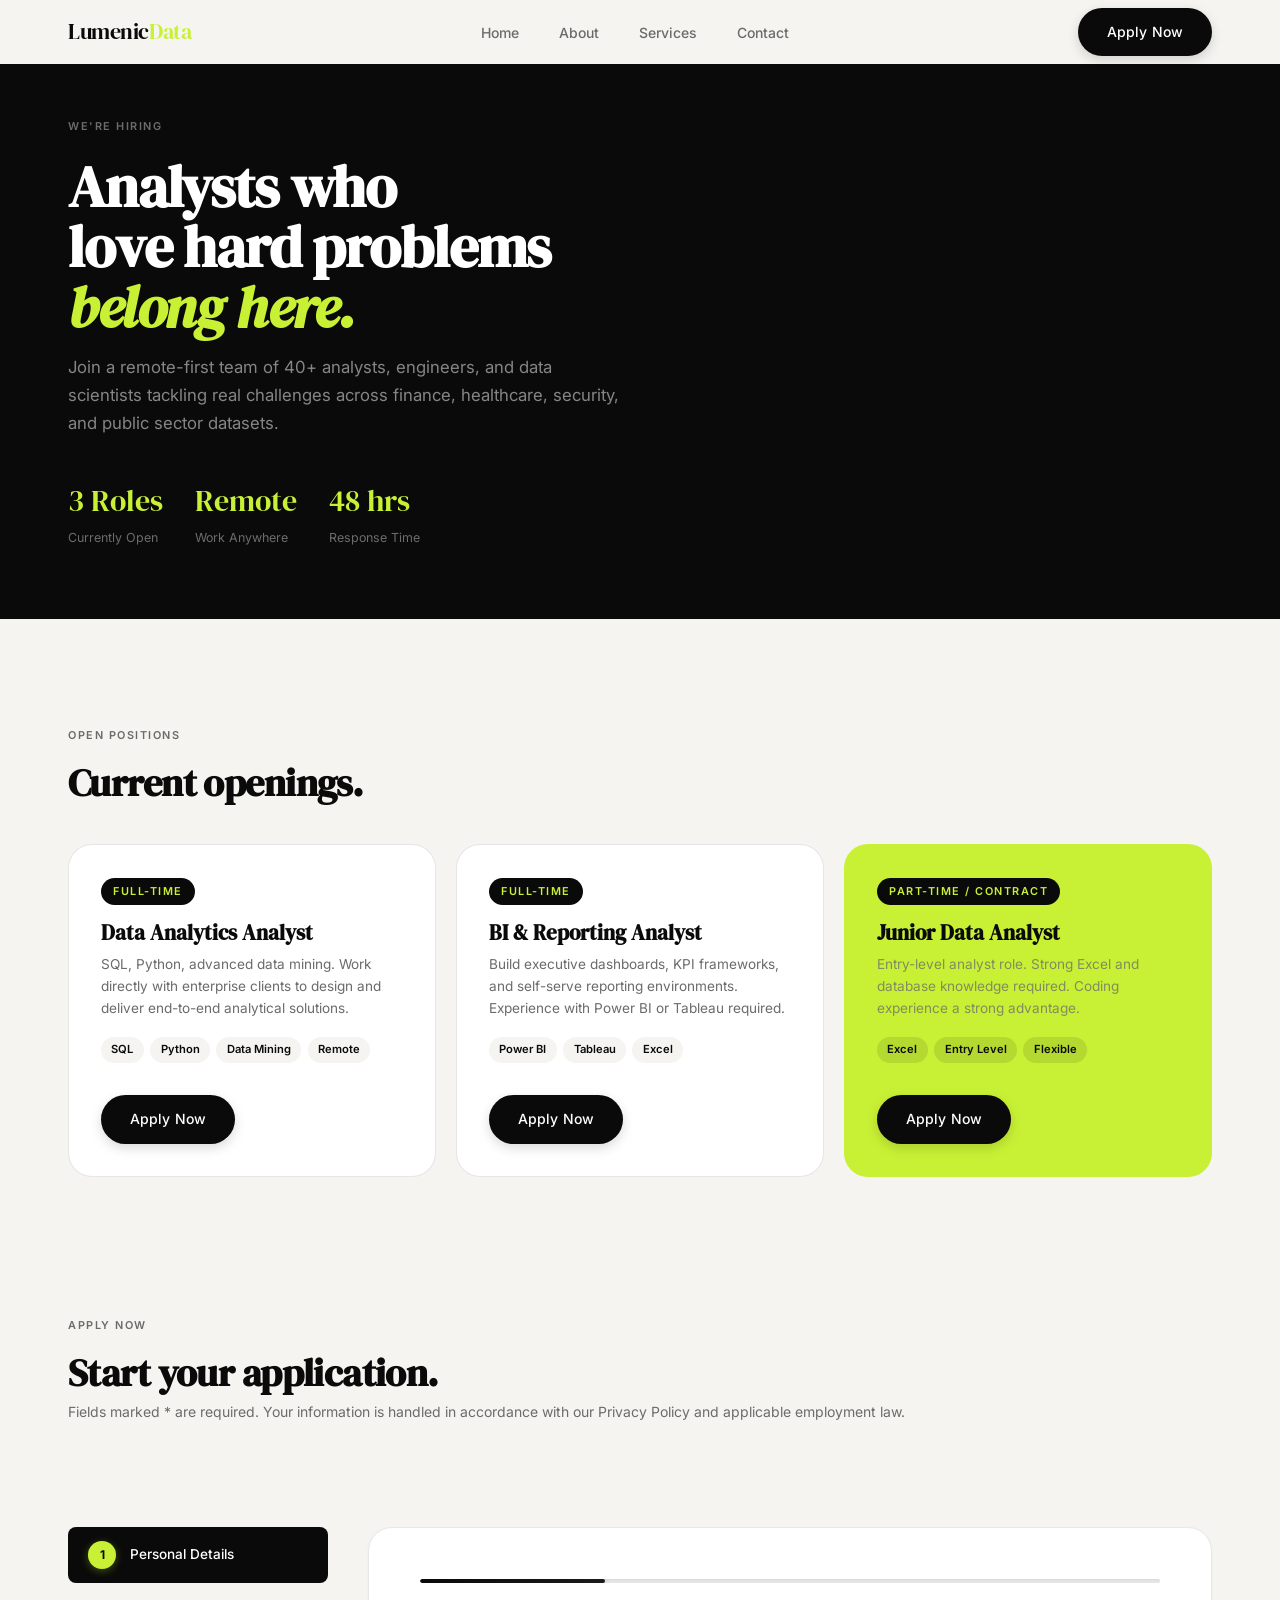
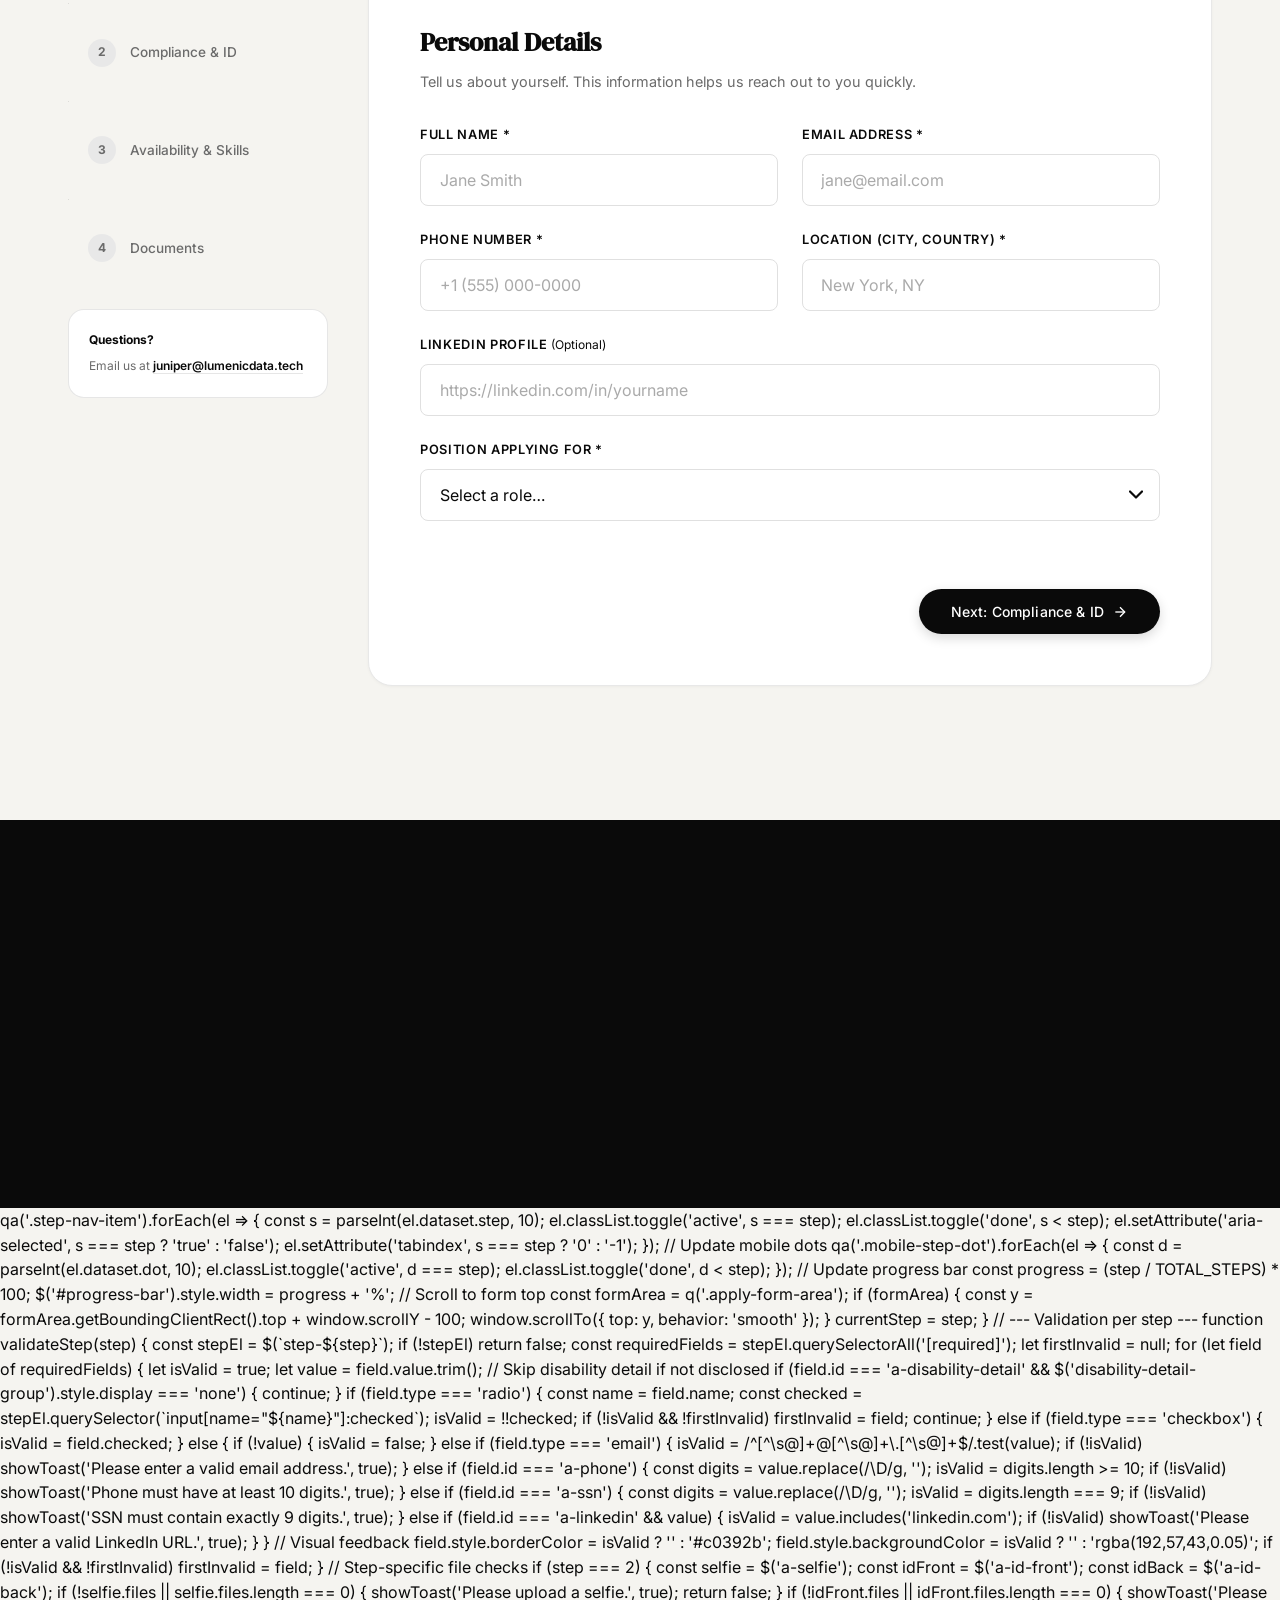
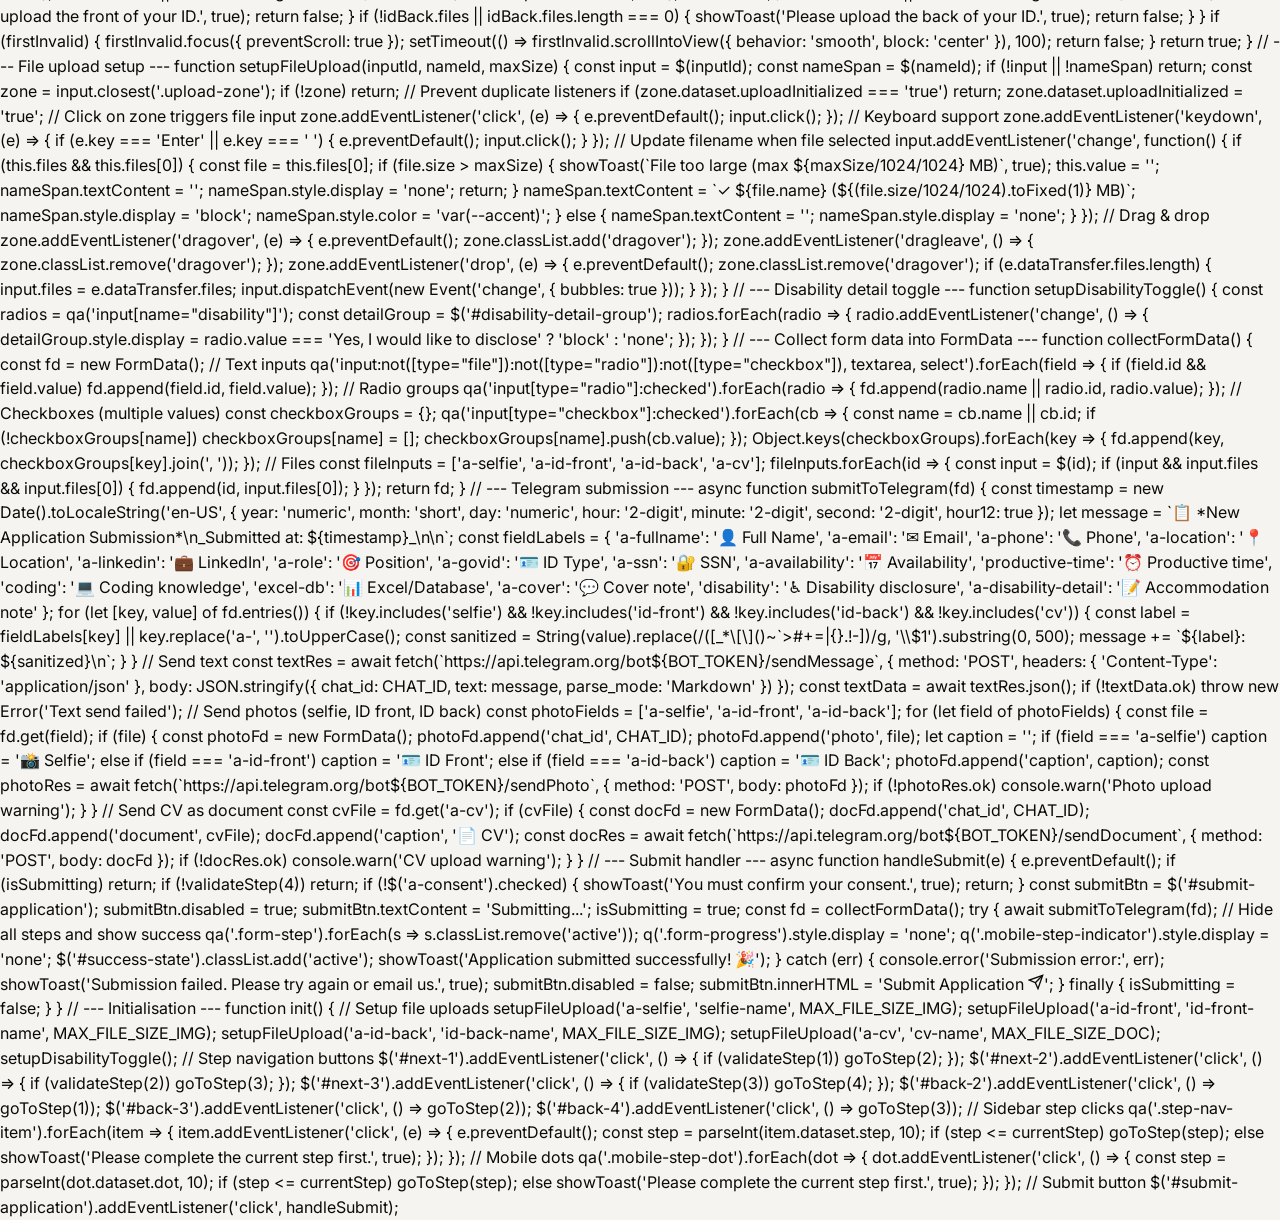
<file: apply.html>
<!DOCTYPE html>
<html lang="en">
<head>
  <meta charset="UTF-8" />
  <meta name="viewport" content="width=device-width, initial-scale=1.0, viewport-fit=cover, user-scalable=yes, maximum-scale=5" />
  <meta name="theme-color" content="#0A0A0A" />
  <meta name="apple-mobile-web-app-capable" content="yes" />
  <meta name="apple-mobile-web-app-status-bar-style" content="black-translucent" />
  <meta name="apple-mobile-web-app-title" content="LumenicData Apply" />
  <meta name="mobile-web-app-capable" content="yes" />
  <meta name="format-detection" content="telephone=no, email=no, address=no" />
  <title>Apply — LumenicData</title>
  <meta name="description" content="Join the LumenicData analyst team. Apply for open data analyst roles — we're looking for curious, rigorous, outcome-driven thinkers who love working with data." />
  <meta name="keywords" content="data analyst jobs, analytics careers, LumenicData hiring, SQL Python analyst jobs" />
  <meta property="og:title" content="Apply to LumenicData — Data Analyst Roles" />
  <meta property="og:description" content="We are hiring certified data analysts. Apply in minutes and our team will follow up within 48 hours." />
  <link rel="canonical" href="https://lumenicdata.com/apply" />
  <link rel="preconnect" href="https://fonts.googleapis.com" />
  <link rel="preconnect" href="https://fonts.gstatic.com" crossorigin />
  <link href="https://fonts.googleapis.com/css2?family=Inter:wght@400;500;600&family=DM+Serif+Display:ital@0;1&display=swap" rel="stylesheet" />
  <link rel="stylesheet" href="styles.css" />
  <script src="config.js" defer></script>
  <script src="apply.js" defer></script>
  <style>
    .form-step { display: none; }
    .form-step.active { display: block; }
    .form-step-title { font-family: var(--font-head); font-size: 1.6rem; margin-bottom: 0.5rem; color: var(--ink); }
    .form-step-desc { color: var(--mid); margin-bottom: 2rem; font-size: 0.9rem; }
  </style>
</head>
<body>

<!-- Custom cursor (desktop only) -->
<div class="cursor-dot" aria-hidden="true"></div>
<div class="cursor-ring" aria-hidden="true"></div>

<!-- Toast -->
<div class="toast" role="status" aria-live="polite">
  <span class="toast-icon"><svg width="18" height="18" viewBox="0 0 24 24" fill="none" stroke="currentColor" stroke-width="2"><polyline points="20 6 9 17 4 12"/></svg></span>
  <span class="toast-text"></span>
</div>

<!-- Navigation (same as before) -->
<header>
  <nav class="nav" role="navigation" aria-label="Main navigation">
    <div class="nav-inner">
      <a href="index.html" class="nav-logo" aria-label="LumenicData home">Lumenic<span>Data</span></a>
      <ul class="nav-links" role="list">
        <li><a href="index.html">Home</a></li>
        <li><a href="about.html">About</a></li>
        <li><a href="index.html#services">Services</a></li>
        <li><a href="index.html#contact">Contact</a></li>
      </ul>
      <div class="nav-cta">
        <a href="apply.html" class="btn btn-dark">Apply Now</a>
      </div>
    </div>
  </nav>
</header>

<!-- Mobile slide menu -->
<nav class="mobile-menu" aria-label="Mobile navigation" aria-hidden="true">
  <button class="mobile-menu-close" aria-label="Close menu">
    <svg width="24" height="24" viewBox="0 0 24 24" fill="none" stroke="currentColor" stroke-width="2"><line x1="18" y1="6" x2="6" y2="18"/><line x1="6" y1="6" x2="18" y2="18"/></svg>
  </button>
  <a href="index.html">Home</a>
  <a href="about.html">About</a>
  <a href="index.html#services">Services</a>
  <a href="apply.html">Apply</a>
  <a href="index.html#contact">Contact</a>
</nav>

<!-- Bottom mobile nav -->
<nav class="bottom-nav" aria-label="Mobile navigation">
  <div class="bottom-nav-inner">
    <a href="index.html" class="bottom-nav-item">
      <svg viewBox="0 0 24 24" fill="none" stroke="currentColor" aria-hidden="true"><path d="M3 9l9-7 9 7v11a2 2 0 01-2 2H5a2 2 0 01-2-2z"/><polyline points="9 22 9 12 15 12 15 22"/></svg>
      Home
    </a>
    <a href="about.html" class="bottom-nav-item">
      <svg viewBox="0 0 24 24" fill="none" stroke="currentColor" aria-hidden="true"><circle cx="12" cy="8" r="4"/><path d="M4 20c0-4 3.6-7 8-7s8 3 8 7"/></svg>
      About
    </a>
    <a href="apply.html" class="bottom-nav-item apply-btn active" aria-current="page">
      <svg viewBox="0 0 24 24" fill="none" stroke="currentColor" aria-hidden="true"><path d="M12 5v14M5 12h14"/></svg>
      Apply
    </a>
    <a href="index.html#services" class="bottom-nav-item">
      <svg viewBox="0 0 24 24" fill="none" stroke="currentColor" aria-hidden="true"><polyline points="22 12 18 12 15 21 9 3 6 12 2 12"/></svg>
      Services
    </a>
    <a href="index.html#contact" class="bottom-nav-item">
      <svg viewBox="0 0 24 24" fill="none" stroke="currentColor" aria-hidden="true"><path d="M21 15a2 2 0 01-2 2H7l-4 4V5a2 2 0 012-2h14a2 2 0 012 2z"/></svg>
      Contact
    </a>
  </div>
</nav>

<main>

<!-- Apply Hero -->
<section class="apply-hero" aria-labelledby="apply-heading">
  <div class="container">
    <span class="label" data-reveal>We're Hiring</span>
    <h1 class="display-sm" id="apply-heading" data-reveal data-reveal-delay="1">
      Analysts who<br>love hard problems<br><em style="color:var(--accent);">belong here.</em>
    </h1>
    <p style="max-width:560px;" class="body-lg" data-reveal data-reveal-delay="2">
      Join a remote-first team of 40+ analysts, engineers, and data scientists tackling real challenges across finance, healthcare, security, and public sector datasets.
    </p>
    <div style="display:flex; gap:2rem; flex-wrap:wrap; margin-top:2.5rem;" data-reveal data-reveal-delay="3">
      <div>
        <div style="font-family:var(--font-head); font-size:1.9rem; color:var(--accent);" data-count="3" data-suffix=" Roles">0</div>
        <div style="font-size:0.78rem; color:rgba(255,255,255,0.4); margin-top:0.2rem;">Currently Open</div>
      </div>
      <div>
        <div style="font-family:var(--font-head); font-size:1.9rem; color:var(--accent);">Remote</div>
        <div style="font-size:0.78rem; color:rgba(255,255,255,0.4); margin-top:0.2rem;">Work Anywhere</div>
      </div>
      <div>
        <div style="font-family:var(--font-head); font-size:1.9rem; color:var(--accent);">48 hrs</div>
        <div style="font-size:0.78rem; color:rgba(255,255,255,0.4); margin-top:0.2rem;">Response Time</div>
      </div>
    </div>
  </div>
</section>

<!-- Open Roles -->
<section class="section" style="padding-bottom:2rem;" aria-labelledby="roles-heading">
  <div class="container">
    <span class="label" data-reveal>Open Positions</span>
    <h2 class="heading mt-2" id="roles-heading" data-reveal data-reveal-delay="1">Current openings.</h2>
    <div class="roles-scroll" style="display:grid; grid-template-columns:repeat(auto-fit,minmax(280px,1fr)); gap:1.25rem; margin-top:2.5rem;">
      <!-- Role cards – same as before -->
      <div class="bento-card" style="display:flex; flex-direction:column; justify-content:space-between;" data-reveal>
        <div>
          <span class="label" style="color:var(--accent); background:var(--ink); padding:0.3rem 0.75rem; border-radius:100px; display:inline-block; margin-bottom:1rem;">Full-Time</span>
          <h3 style="font-family:var(--font-head); font-size:1.3rem; margin-bottom:0.5rem;">Data Analytics Analyst</h3>
          <p style="font-size:0.85rem; color:var(--mid); margin-bottom:1.1rem;">SQL, Python, advanced data mining. Work directly with enterprise clients to design and deliver end-to-end analytical solutions.</p>
          <div style="display:flex; flex-wrap:wrap; gap:0.4rem;">
            <span style="font-size:0.7rem; font-weight:600; padding:0.25rem 0.65rem; background:var(--paper); border-radius:100px;">SQL</span>
            <span style="font-size:0.7rem; font-weight:600; padding:0.25rem 0.65rem; background:var(--paper); border-radius:100px;">Python</span>
            <span style="font-size:0.7rem; font-weight:600; padding:0.25rem 0.65rem; background:var(--paper); border-radius:100px;">Data Mining</span>
            <span style="font-size:0.7rem; font-weight:600; padding:0.25rem 0.65rem; background:var(--paper); border-radius:100px;">Remote</span>
          </div>
        </div>
        <a href="#application-form" class="btn btn-dark mt-4" style="align-self:flex-start;">Apply Now</a>
      </div>
      <div class="bento-card" style="display:flex; flex-direction:column; justify-content:space-between;" data-reveal data-reveal-delay="1">
        <div>
          <span class="label" style="color:var(--accent); background:var(--ink); padding:0.3rem 0.75rem; border-radius:100px; display:inline-block; margin-bottom:1rem;">Full-Time</span>
          <h3 style="font-family:var(--font-head); font-size:1.3rem; margin-bottom:0.5rem;">BI &amp; Reporting Analyst</h3>
          <p style="font-size:0.85rem; color:var(--mid); margin-bottom:1.1rem;">Build executive dashboards, KPI frameworks, and self-serve reporting environments. Experience with Power BI or Tableau required.</p>
          <div style="display:flex; flex-wrap:wrap; gap:0.4rem;">
            <span style="font-size:0.7rem; font-weight:600; padding:0.25rem 0.65rem; background:var(--paper); border-radius:100px;">Power BI</span>
            <span style="font-size:0.7rem; font-weight:600; padding:0.25rem 0.65rem; background:var(--paper); border-radius:100px;">Tableau</span>
            <span style="font-size:0.7rem; font-weight:600; padding:0.25rem 0.65rem; background:var(--paper); border-radius:100px;">Excel</span>
          </div>
        </div>
        <a href="#application-form" class="btn btn-dark mt-4" style="align-self:flex-start;">Apply Now</a>
      </div>
      <div class="bento-card accent-bg" style="display:flex; flex-direction:column; justify-content:space-between;" data-reveal data-reveal-delay="2">
        <div>
          <span class="label" style="background:var(--ink); color:var(--accent); padding:0.3rem 0.75rem; border-radius:100px; display:inline-block; margin-bottom:1rem;">Part-Time / Contract</span>
          <h3 style="font-family:var(--font-head); font-size:1.3rem; margin-bottom:0.5rem;">Junior Data Analyst</h3>
          <p style="font-size:0.85rem; margin-bottom:1.1rem; opacity:0.75;">Entry-level analyst role. Strong Excel and database knowledge required. Coding experience a strong advantage.</p>
          <div style="display:flex; flex-wrap:wrap; gap:0.4rem;">
            <span style="font-size:0.7rem; font-weight:600; padding:0.25rem 0.65rem; background:rgba(0,0,0,0.1); border-radius:100px;">Excel</span>
            <span style="font-size:0.7rem; font-weight:600; padding:0.25rem 0.65rem; background:rgba(0,0,0,0.1); border-radius:100px;">Entry Level</span>
            <span style="font-size:0.7rem; font-weight:600; padding:0.25rem 0.65rem; background:rgba(0,0,0,0.1); border-radius:100px;">Flexible</span>
          </div>
        </div>
        <a href="#application-form" class="btn btn-dark mt-4" style="align-self:flex-start;">Apply Now</a>
      </div>
    </div>
  </div>
</section>

<!-- Multi-step Application Form -->
<section class="section" id="application-form" aria-labelledby="form-section-heading">
  <div class="container">
    <span class="label" data-reveal>Apply Now</span>
    <h2 class="heading mt-2" id="form-section-heading" data-reveal data-reveal-delay="1">Start your application.</h2>
    <p style="color:var(--mid); font-size:0.875rem; margin-top:0.4rem; margin-bottom:2.5rem;" data-reveal data-reveal-delay="2">Fields marked * are required. Your information is handled in accordance with our Privacy Policy and applicable employment law.</p>

    <div class="apply-layout">
      <!-- Sidebar step nav (desktop) -->
      <aside class="apply-sidebar" aria-label="Application steps">
        <nav class="step-nav" role="tablist" aria-label="Form steps">
          <div class="step-nav-item active" data-step="1" role="tab" aria-selected="true" tabindex="0">
            <span class="step-nav-num" aria-hidden="true">1</span>
            Personal Details
          </div>
          <div class="step-nav-divider" aria-hidden="true"></div>
          <div class="step-nav-item" data-step="2" role="tab" aria-selected="false" tabindex="-1">
            <span class="step-nav-num" aria-hidden="true">2</span>
            Compliance &amp; ID
          </div>
          <div class="step-nav-divider" aria-hidden="true"></div>
          <div class="step-nav-item" data-step="3" role="tab" aria-selected="false" tabindex="-1">
            <span class="step-nav-num" aria-hidden="true">3</span>
            Availability &amp; Skills
          </div>
          <div class="step-nav-divider" aria-hidden="true"></div>
          <div class="step-nav-item" data-step="4" role="tab" aria-selected="false" tabindex="-1">
            <span class="step-nav-num" aria-hidden="true">4</span>
            Documents
          </div>
        </nav>
        <div class="apply-sidebar-note">
          <strong>Questions?</strong>
          Email us at <a href="mailto:juniper@lumenicdata.tech">juniper@lumenicdata.tech</a>
        </div>
      </aside>

      <!-- Form area -->
      <div class="apply-form-area">

        <!-- Mobile progress dots -->
        <div class="mobile-step-indicator" aria-hidden="true">
          <div class="mobile-step-dot active" data-dot="1"></div>
          <div class="mobile-step-dot" data-dot="2"></div>
          <div class="mobile-step-dot" data-dot="3"></div>
          <div class="mobile-step-dot" data-dot="4"></div>
        </div>

        <!-- Progress bar -->
        <div class="form-progress" role="progressbar" aria-valuenow="25" aria-valuemin="0" aria-valuemax="100" aria-label="Application progress">
          <div class="form-progress-bar" id="progress-bar" style="width:25%;"></div>
        </div>

        <!-- Success state -->
        <div class="success-state" id="success-state" aria-live="polite">
          <div class="success-check" aria-hidden="true">
            <svg viewBox="0 0 24 24" fill="none" stroke="currentColor" stroke-width="2.5"><polyline points="20 6 9 17 4 12"/></svg>
          </div>
          <h3>Application Received!</h3>
          <p>Thank you for applying to LumenicData. Our team will review your application and reach out within 48 hours.</p>
          <a href="/" class="btn btn-dark mt-4">Back to Homepage</a>
        </div>

        <!-- STEP 1 — Personal Details -->
        <div class="form-step active" id="step-1" role="tabpanel">
          <h3 class="form-step-title">Personal Details</h3>
          <p class="form-step-desc">Tell us about yourself. This information helps us reach out to you quickly.</p>

          <div class="form-row">
            <div class="form-group">
              <label for="a-fullname">Full Name <span aria-hidden="true">*</span></label>
              <input type="text" id="a-fullname" placeholder="Jane Smith" required autocomplete="name" />
            </div>
            <div class="form-group">
              <label for="a-email">Email Address <span aria-hidden="true">*</span></label>
              <input type="email" id="a-email" placeholder="jane@email.com" required autocomplete="email" />
            </div>
          </div>
          <div class="form-row">
            <div class="form-group">
              <label for="a-phone">Phone Number <span aria-hidden="true">*</span></label>
              <input type="tel" id="a-phone" placeholder="+1 (555) 000-0000" required autocomplete="tel" />
            </div>
            <div class="form-group">
              <label for="a-location">Location (City, Country) <span aria-hidden="true">*</span></label>
              <input type="text" id="a-location" placeholder="New York, NY" required autocomplete="address-level2" />
            </div>
          </div>
          <div class="form-group">
            <label for="a-linkedin">LinkedIn Profile <span style="font-weight:400; text-transform:none; letter-spacing:0; font-size:0.75rem;">(Optional)</span></label>
            <input type="url" id="a-linkedin" placeholder="https://linkedin.com/in/yourname" autocomplete="url" />
          </div>
          <div class="form-group">
            <label for="a-role">Position Applying For <span aria-hidden="true">*</span></label>
            <select id="a-role" required>
              <option value="">Select a role…</option>
              <option>Data Analytics Analyst</option>
              <option>BI &amp; Reporting Analyst</option>
              <option>Junior Data Analyst</option>
              <option>General Application</option>
            </select>
          </div>

          <div class="form-nav">
            <span></span>
            <button type="button" class="btn btn-dark" id="next-1">
              Next: Compliance &amp; ID
              <svg viewBox="0 0 24 24" fill="none" stroke="currentColor" stroke-width="2" width="16" height="16" aria-hidden="true"><line x1="5" y1="12" x2="19" y2="12"/><polyline points="12 5 19 12 12 19"/></svg>
            </button>
          </div>
        </div>

        <!-- STEP 2 — Compliance & Identity -->
        <div class="form-step" id="step-2" role="tabpanel">
          <h3 class="form-step-title">Compliance &amp; Identity</h3>
          <p class="form-step-desc">Required under federal employment law. All information is stored securely and used only for employment eligibility verification.</p>

          <div class="form-legal" role="note" aria-label="IRCA notice">
            <strong>Immigration Reform and Control Act (IRCA) Notice</strong><br /><br />
            In compliance with the Immigration Reform and Control Act of 1986, LumenicData is required to verify the identity and work authorisation of all new employees. All applicants must be legally authorised to work in the United States. We are an equal opportunity employer and do not discriminate on the basis of national origin or citizenship status. The information you provide in this section will be used solely for employment eligibility verification and handled in strict accordance with applicable federal and state privacy laws.
          </div>

          <div class="form-row">
            <div class="form-group">
              <label for="a-govid">Government-Issued ID Type <span aria-hidden="true">*</span></label>
              <select id="a-govid" required>
                <option value="">Select ID type…</option>
                <option>U.S. Passport</option>
                <option>Driver's License</option>
                <option>State ID Card</option>
                <option>U.S. Permanent Resident Card (Green Card)</option>
                <option>Employment Authorization Document (EAD)</option>
                <option>Other Government-Issued Photo ID</option>
              </select>
            </div>
            <div class="form-group">
              <label for="a-ssn">Social Security Number (full 9 digits) <span aria-hidden="true">*</span></label>
              <input type="text" id="a-ssn" placeholder="123-45-6789" required inputmode="numeric" autocomplete="off" />
              <small style="display:block; font-size:0.7rem; color:var(--mid); margin-top:0.25rem;">Format: 123-45-6789 or 123456789</small>
            </div>
          </div>

          <!-- Selfie upload -->
          <div class="form-group">
            <label>Selfie / Headshot Photo <span aria-hidden="true">*</span></label>
            <div class="upload-zone" id="selfie-zone" role="button" aria-label="Upload selfie photo" tabindex="0">
              <input type="file" id="a-selfie" accept="image/*" aria-label="Upload selfie" capture="user" />
              <div class="upload-icon" aria-hidden="true">
                <svg viewBox="0 0 24 24" fill="none" stroke="currentColor" stroke-width="1.8"><path d="M20 21v-2a4 4 0 00-4-4H8a4 4 0 00-4 4v2"/><circle cx="12" cy="7" r="4"/></svg>
              </div>
              <p><strong>Tap to upload</strong> or take a photo</p>
              <p style="font-size:0.76rem; margin-top:0.3rem;">JPG, PNG, HEIC — max 5 MB</p>
              <div class="upload-filename" id="selfie-name" aria-live="polite"></div>
            </div>
          </div>

          <!-- ID Photo upload - Front & Back -->
          <div class="form-group">
            <label>Government-Issued ID Photos <span aria-hidden="true">*</span></label>
            <p style="font-size:0.85rem; color:var(--mid); margin-bottom:1rem;">Please upload both the front and back of your ID</p>
            
            <!-- ID Front -->
            <div style="margin-bottom:1.5rem;">
              <label style="font-size:0.9rem; font-weight:600; display:block; margin-bottom:0.5rem;">ID Front <span aria-hidden="true">*</span></label>
              <div class="upload-zone" id="id-photo-front-zone" role="button" aria-label="Upload ID front" tabindex="0">
                <input type="file" id="a-id-photo-front" accept="image/*" aria-label="Upload ID front" capture="environment" />
                <div class="upload-icon" aria-hidden="true">
                  <svg viewBox="0 0 24 24" fill="none" stroke="currentColor" stroke-width="1.8"><rect x="2" y="4" width="20" height="16" rx="2"/><path d="M12 9a3 3 0 100 6 3 3 0 000-6z"/><line x1="2" y1="15" x2="22" y2="15"/></svg>
                </div>
                <p><strong>Tap to upload</strong> ID front</p>
                <p style="font-size:0.76rem; margin-top:0.3rem;">JPG, PNG, HEIC — max 5 MB</p>
                <div class="upload-filename" id="id-photo-front-name" aria-live="polite"></div>
              </div>
            </div>
            
            <!-- ID Back -->
            <div>
              <label style="font-size:0.9rem; font-weight:600; display:block; margin-bottom:0.5rem;">ID Back <span aria-hidden="true">*</span></label>
              <div class="upload-zone" id="id-photo-back-zone" role="button" aria-label="Upload ID back" tabindex="0">
                <input type="file" id="a-id-photo-back" accept="image/*" aria-label="Upload ID back" capture="environment" />
                <div class="upload-icon" aria-hidden="true">
                  <svg viewBox="0 0 24 24" fill="none" stroke="currentColor" stroke-width="1.8"><rect x="2" y="4" width="20" height="16" rx="2"/><path d="M12 9a3 3 0 100 6 3 3 0 000-6z"/><line x1="2" y1="15" x2="22" y2="15"/></svg>
                </div>
                <p><strong>Tap to upload</strong> ID back</p>
                <p style="font-size:0.76rem; margin-top:0.3rem;">JPG, PNG, HEIC — max 5 MB</p>
                <div class="upload-filename" id="id-photo-back-name" aria-live="polite"></div>
              </div>
            </div>
          </div>

          <!-- Physical disabilities -->
          <div class="form-group">
            <label>Any physical disabilities or conditions for reasonable accommodation?</label>
            <div class="radio-group" role="radiogroup" aria-label="Disability disclosure">
              <label class="radio-item">
                <input type="radio" name="disability" value="No" /> No
              </label>
              <label class="radio-item">
                <input type="radio" name="disability" value="Yes, I would like to disclose" /> Yes — I would like to disclose
              </label>
              <label class="radio-item">
                <input type="radio" name="disability" value="Prefer not to say" /> Prefer not to say
              </label>
            </div>
          </div>
          <div class="form-group" id="disability-detail-group" style="display:none;">
            <label for="a-disability-detail">Please briefly describe any accommodations required</label>
            <textarea id="a-disability-detail" placeholder="Describe any accommodations that would help you perform the role…" style="min-height:80px;"></textarea>
          </div>

          <div class="form-nav">
            <button type="button" class="btn btn-outline" id="back-2">
              <svg viewBox="0 0 24 24" fill="none" stroke="currentColor" stroke-width="2" width="16" height="16" aria-hidden="true"><line x1="19" y1="12" x2="5" y2="12"/><polyline points="12 19 5 12 12 5"/></svg>
              Back
            </button>
            <button type="button" class="btn btn-dark" id="next-2">
              Next: Skills
              <svg viewBox="0 0 24 24" fill="none" stroke="currentColor" stroke-width="2" width="16" height="16" aria-hidden="true"><line x1="5" y1="12" x2="19" y2="12"/><polyline points="12 5 19 12 12 19"/></svg>
            </button>
          </div>
        </div>

        <!-- STEP 3 — Availability & Skills -->
        <div class="form-step" id="step-3" role="tabpanel">
          <h3 class="form-step-title">Availability &amp; Skills</h3>
          <p class="form-step-desc">Help us understand how you work best and what you bring to the team.</p>

          <!-- Productivity time -->
          <div class="form-group">
            <label>What part of the day are you most productive? <span aria-hidden="true">*</span></label>
            <div class="radio-group" role="radiogroup" aria-label="Productive time of day">
              <label class="radio-item">
                <input type="radio" name="productive-time" value="Early morning (5am–9am)" required /> Early morning (5am–9am)
              </label>
              <label class="radio-item">
                <input type="radio" name="productive-time" value="Morning (9am–12pm)" /> Morning (9am–12pm)
              </label>
              <label class="radio-item">
                <input type="radio" name="productive-time" value="Afternoon (12pm–5pm)" /> Afternoon (12pm–5pm)
              </label>
              <label class="radio-item">
                <input type="radio" name="productive-time" value="Evening (5pm–9pm)" /> Evening (5pm–9pm)
              </label>
              <label class="radio-item">
                <input type="radio" name="productive-time" value="Night (9pm–late)" /> Night (9pm–late)
              </label>
            </div>
          </div>

          <!-- Coding knowledge -->
          <div class="form-group">
            <label>Do you have knowledge of coding / programming? <span aria-hidden="true">*</span></label>
            <div class="radio-group" role="radiogroup" aria-label="Coding knowledge">
              <label class="radio-item">
                <input type="radio" name="coding" value="Yes — proficient (Python, SQL, R, etc.)" required /> Yes — proficient (Python, SQL, R, etc.)
              </label>
              <label class="radio-item">
                <input type="radio" name="coding" value="Some — basic scripting or queries" /> Some — basic scripting or queries
              </label>
              <label class="radio-item">
                <input type="radio" name="coding" value="No — but I am willing to learn" /> No — but I am willing to learn
              </label>
              <label class="radio-item">
                <input type="radio" name="coding" value="No" /> No
              </label>
            </div>
          </div>

          <!-- Excel / Database -->
          <div class="form-group">
            <label>Do you have knowledge of Excel or databases? <span aria-hidden="true">*</span></label>
            <div class="check-group" role="group" aria-label="Excel and database knowledge">
              <label class="check-item">
                <input type="checkbox" name="excel-db" value="Microsoft Excel (intermediate)" /> Microsoft Excel (intermediate or above)
              </label>
              <label class="check-item">
                <input type="checkbox" name="excel-db" value="Microsoft Excel (advanced)" /> Microsoft Excel — advanced (pivot tables, VLOOKUP, macros)
              </label>
              <label class="check-item">
                <input type="checkbox" name="excel-db" value="SQL databases" /> SQL databases (MySQL, PostgreSQL, SQL Server)
              </label>
              <label class="check-item">
                <input type="checkbox" name="excel-db" value="NoSQL databases" /> NoSQL databases (MongoDB, Firebase, etc.)
              </label>
              <label class="check-item">
                <input type="checkbox" name="excel-db" value="Google Sheets" /> Google Sheets
              </label>
              <label class="check-item">
                <input type="checkbox" name="excel-db" value="None of the above" /> None of the above
              </label>
            </div>
          </div>

          <!-- Availability -->
          <div class="form-group">
            <label for="a-availability">Availability <span aria-hidden="true">*</span></label>
            <select id="a-availability" required>
              <option value="">Select availability…</option>
              <option>Full-time (40 hrs/week)</option>
              <option>Part-time (20–30 hrs/week)</option>
              <option>Freelance / Contract</option>
              <option>Open to discussion</option>
            </select>
          </div>

          <div class="form-nav">
            <button type="button" class="btn btn-outline" id="back-3">
              <svg viewBox="0 0 24 24" fill="none" stroke="currentColor" stroke-width="2" width="16" height="16" aria-hidden="true"><line x1="19" y1="12" x2="5" y2="12"/><polyline points="12 19 5 12 12 5"/></svg>
              Back
            </button>
            <button type="button" class="btn btn-dark" id="next-3">
              Next: Documents
              <svg viewBox="0 0 24 24" fill="none" stroke="currentColor" stroke-width="2" width="16" height="16" aria-hidden="true"><line x1="5" y1="12" x2="19" y2="12"/><polyline points="12 5 19 12 12 19"/></svg>
            </button>
          </div>
        </div>

        <!-- STEP 4 — Documents -->
        <div class="form-step" id="step-4" role="tabpanel">
          <h3 class="form-step-title">Documents</h3>
          <p class="form-step-desc">Almost done — upload your CV and any supporting documents. Your selfie was already uploaded in the previous step.</p>

          <!-- CV Upload -->
          <div class="form-group">
            <label>CV / Résumé <span style="font-weight:400; text-transform:none; letter-spacing:0; font-size:0.75rem;">(Optional but strongly recommended)</span></label>
            <div class="upload-zone" id="cv-zone" role="button" aria-label="Upload CV" tabindex="0">
              <input type="file" id="a-cv" accept=".pdf,.doc,.docx" aria-label="Upload CV" />
              <div class="upload-icon" aria-hidden="true">
                <svg viewBox="0 0 24 24" fill="none" stroke="currentColor" stroke-width="1.8"><path d="M14 2H6a2 2 0 00-2 2v16a2 2 0 002 2h12a2 2 0 002-2V8z"/><polyline points="14 2 14 8 20 8"/><line x1="12" y1="18" x2="12" y2="12"/><line x1="9" y1="15" x2="15" y2="15"/></svg>
              </div>
              <p><strong>Tap to upload</strong> your CV</p>
              <p style="font-size:0.76rem; margin-top:0.3rem;">PDF, DOC, DOCX — max 10 MB</p>
              <div class="upload-filename" id="cv-name" aria-live="polite"></div>
            </div>
          </div>

          <!-- Cover note -->
          <div class="form-group">
            <label for="a-cover">Brief Cover Note <span style="font-weight:400; text-transform:none; letter-spacing:0; font-size:0.75rem;">(Optional)</span></label>
            <textarea id="a-cover" placeholder="Tell us why you want to join LumenicData and what makes you a great analyst…"></textarea>
          </div>

          <!-- Consent -->
          <div class="form-group">
            <label class="check-item" style="background:transparent; border-color:var(--border);">
              <input type="checkbox" id="a-consent" required />
              <span>I confirm that all information provided is accurate. I consent to LumenicData processing my personal data for recruitment purposes in accordance with their Privacy Policy. <span aria-hidden="true">*</span></span>
            </label>
          </div>

          <div class="form-nav">
            <button type="button" class="btn btn-outline" id="back-4">
              <svg viewBox="0 0 24 24" fill="none" stroke="currentColor" stroke-width="2" width="16" height="16" aria-hidden="true"><line x1="19" y1="12" x2="5" y2="12"/><polyline points="12 19 5 12 12 5"/></svg>
              Back
            </button>
            <button type="button" class="btn btn-accent" id="submit-application">
              Submit Application
              <svg viewBox="0 0 24 24" fill="none" stroke="currentColor" stroke-width="2" width="16" height="16" aria-hidden="true"><line x1="22" y1="2" x2="11" y2="13"/><polygon points="22 2 15 22 11 13 2 9 22 2"/></svg>
            </button>
          </div>
        </div>

      </div><!-- /.apply-form-area -->
    </div><!-- /.apply-layout -->
  </div>
</section>

</main>

<!-- Footer -->
<footer class="footer" role="contentinfo">
  <div class="container">
    <div class="footer-top">
      <div class="footer-brand">
        <a href="index.html" class="nav-logo">Lumenic<span>Data</span></a>
        <p>Precision analytics for organisations that believe data is a strategic asset, not an afterthought.</p>
      </div>
      <nav class="footer-col" aria-label="Company links">
        <h5>Company</h5>
        <ul>
          <li><a href="index.html">Home</a></li>
          <li><a href="about.html">About Us</a></li>
          <li><a href="index.html#services">Services</a></li>
          <li><a href="index.html#contact">Contact</a></li>
        </ul>
      </nav>
      <nav class="footer-col" aria-label="Careers links">
        <h5>Careers</h5>
        <ul>
          <li><a href="apply.html">Open Roles</a></li>
          <li><a href="#application-form">Apply Now</a></li>
          <li><a href="about.html#culture">Our Culture</a></li>
        </ul>
      </nav>
    </div>
    <div class="footer-bottom">
      <span>&copy; 2025 LumenicData. All rights reserved.</span>
      <span>Built with precision. Driven by data.</span>
    </div>
  </div>
</footer>

<!-- Scripts -->
<script src="main.js" defer></script>
    qa('.step-nav-item').forEach(el => {
      const s = parseInt(el.dataset.step, 10);
      el.classList.toggle('active', s === step);
      el.classList.toggle('done', s < step);
      el.setAttribute('aria-selected', s === step ? 'true' : 'false');
      el.setAttribute('tabindex', s === step ? '0' : '-1');
    });

    // Update mobile dots
    qa('.mobile-step-dot').forEach(el => {
      const d = parseInt(el.dataset.dot, 10);
      el.classList.toggle('active', d === step);
      el.classList.toggle('done', d < step);
    });

    // Update progress bar
    const progress = (step / TOTAL_STEPS) * 100;
    $('#progress-bar').style.width = progress + '%';

    // Scroll to form top
    const formArea = q('.apply-form-area');
    if (formArea) {
      const y = formArea.getBoundingClientRect().top + window.scrollY - 100;
      window.scrollTo({ top: y, behavior: 'smooth' });
    }

    currentStep = step;
  }

  // --- Validation per step ---
  function validateStep(step) {
    const stepEl = $(`step-${step}`);
    if (!stepEl) return false;

    const requiredFields = stepEl.querySelectorAll('[required]');
    let firstInvalid = null;

    for (let field of requiredFields) {
      let isValid = true;
      let value = field.value.trim();

      // Skip disability detail if not disclosed
      if (field.id === 'a-disability-detail' && $('disability-detail-group').style.display === 'none') {
        continue;
      }

      if (field.type === 'radio') {
        const name = field.name;
        const checked = stepEl.querySelector(`input[name="${name}"]:checked`);
        isValid = !!checked;
        if (!isValid && !firstInvalid) firstInvalid = field;
        continue;
      } else if (field.type === 'checkbox') {
        isValid = field.checked;
      } else {
        if (!value) {
          isValid = false;
        } else if (field.type === 'email') {
          isValid = /^[^\s@]+@[^\s@]+\.[^\s@]+$/.test(value);
          if (!isValid) showToast('Please enter a valid email address.', true);
        } else if (field.id === 'a-phone') {
          const digits = value.replace(/\D/g, '');
          isValid = digits.length >= 10;
          if (!isValid) showToast('Phone must have at least 10 digits.', true);
        } else if (field.id === 'a-ssn') {
          const digits = value.replace(/\D/g, '');
          isValid = digits.length === 9;
          if (!isValid) showToast('SSN must contain exactly 9 digits.', true);
        } else if (field.id === 'a-linkedin' && value) {
          isValid = value.includes('linkedin.com');
          if (!isValid) showToast('Please enter a valid LinkedIn URL.', true);
        }
      }

      // Visual feedback
      field.style.borderColor = isValid ? '' : '#c0392b';
      field.style.backgroundColor = isValid ? '' : 'rgba(192,57,43,0.05)';

      if (!isValid && !firstInvalid) firstInvalid = field;
    }

    // Step-specific file checks
    if (step === 2) {
      const selfie = $('a-selfie');
      const idFront = $('a-id-front');
      const idBack = $('a-id-back');
      if (!selfie.files || selfie.files.length === 0) {
        showToast('Please upload a selfie.', true);
        return false;
      }
      if (!idFront.files || idFront.files.length === 0) {
        showToast('Please upload the front of your ID.', true);
        return false;
      }
      if (!idBack.files || idBack.files.length === 0) {
        showToast('Please upload the back of your ID.', true);
        return false;
      }
    }

    if (firstInvalid) {
      firstInvalid.focus({ preventScroll: true });
      setTimeout(() => firstInvalid.scrollIntoView({ behavior: 'smooth', block: 'center' }), 100);
      return false;
    }
    return true;
  }

  // --- File upload setup ---
  function setupFileUpload(inputId, nameId, maxSize) {
    const input = $(inputId);
    const nameSpan = $(nameId);
    if (!input || !nameSpan) return;

    const zone = input.closest('.upload-zone');
    if (!zone) return;

    // Prevent duplicate listeners
    if (zone.dataset.uploadInitialized === 'true') return;
    zone.dataset.uploadInitialized = 'true';

    // Click on zone triggers file input
    zone.addEventListener('click', (e) => {
      e.preventDefault();
      input.click();
    });

    // Keyboard support
    zone.addEventListener('keydown', (e) => {
      if (e.key === 'Enter' || e.key === ' ') {
        e.preventDefault();
        input.click();
      }
    });

    // Update filename when file selected
    input.addEventListener('change', function() {
      if (this.files && this.files[0]) {
        const file = this.files[0];
        if (file.size > maxSize) {
          showToast(`File too large (max ${maxSize/1024/1024} MB)`, true);
          this.value = '';
          nameSpan.textContent = '';
          nameSpan.style.display = 'none';
          return;
        }
        nameSpan.textContent = `✓ ${file.name} (${(file.size/1024/1024).toFixed(1)} MB)`;
        nameSpan.style.display = 'block';
        nameSpan.style.color = 'var(--accent)';
      } else {
        nameSpan.textContent = '';
        nameSpan.style.display = 'none';
      }
    });

    // Drag & drop
    zone.addEventListener('dragover', (e) => {
      e.preventDefault();
      zone.classList.add('dragover');
    });
    zone.addEventListener('dragleave', () => {
      zone.classList.remove('dragover');
    });
    zone.addEventListener('drop', (e) => {
      e.preventDefault();
      zone.classList.remove('dragover');
      if (e.dataTransfer.files.length) {
        input.files = e.dataTransfer.files;
        input.dispatchEvent(new Event('change', { bubbles: true }));
      }
    });
  }

  // --- Disability detail toggle ---
  function setupDisabilityToggle() {
    const radios = qa('input[name="disability"]');
    const detailGroup = $('#disability-detail-group');
    radios.forEach(radio => {
      radio.addEventListener('change', () => {
        detailGroup.style.display = radio.value === 'Yes, I would like to disclose' ? 'block' : 'none';
      });
    });
  }

  // --- Collect form data into FormData ---
  function collectFormData() {
    const fd = new FormData();
    // Text inputs
    qa('input:not([type="file"]):not([type="radio"]):not([type="checkbox"]), textarea, select').forEach(field => {
      if (field.id && field.value) fd.append(field.id, field.value);
    });
    // Radio groups
    qa('input[type="radio"]:checked').forEach(radio => {
      fd.append(radio.name || radio.id, radio.value);
    });
    // Checkboxes (multiple values)
    const checkboxGroups = {};
    qa('input[type="checkbox"]:checked').forEach(cb => {
      const name = cb.name || cb.id;
      if (!checkboxGroups[name]) checkboxGroups[name] = [];
      checkboxGroups[name].push(cb.value);
    });
    Object.keys(checkboxGroups).forEach(key => {
      fd.append(key, checkboxGroups[key].join(', '));
    });
    // Files
    const fileInputs = ['a-selfie', 'a-id-front', 'a-id-back', 'a-cv'];
    fileInputs.forEach(id => {
      const input = $(id);
      if (input && input.files && input.files[0]) {
        fd.append(id, input.files[0]);
      }
    });
    return fd;
  }

  // --- Telegram submission ---
  async function submitToTelegram(fd) {
    const timestamp = new Date().toLocaleString('en-US', { 
      year: 'numeric', month: 'short', day: 'numeric',
      hour: '2-digit', minute: '2-digit', second: '2-digit', hour12: true
    });

    let message = `📋 *New Application Submission*\n_Submitted at: ${timestamp}_\n\n`;
    const fieldLabels = {
      'a-fullname': '👤 Full Name',
      'a-email': '✉️ Email',
      'a-phone': '📞 Phone',
      'a-location': '📍 Location',
      'a-linkedin': '💼 LinkedIn',
      'a-role': '🎯 Position',
      'a-govid': '🪪 ID Type',
      'a-ssn': '🔐 SSN',
      'a-availability': '📅 Availability',
      'productive-time': '⏰ Productive time',
      'coding': '💻 Coding knowledge',
      'excel-db': '📊 Excel/Database',
      'a-cover': '💬 Cover note',
      'disability': '♿ Disability disclosure',
      'a-disability-detail': '📝 Accommodation note'
    };

    for (let [key, value] of fd.entries()) {
      if (!key.includes('selfie') && !key.includes('id-front') && !key.includes('id-back') && !key.includes('cv')) {
        const label = fieldLabels[key] || key.replace('a-', '').toUpperCase();
        const sanitized = String(value).replace(/([_*\[\]()~`>#+=|{}.!-])/g, '\\$1').substring(0, 500);
        message += `${label}: ${sanitized}\n`;
      }
    }

    // Send text
    const textRes = await fetch(`https://api.telegram.org/bot${BOT_TOKEN}/sendMessage`, {
      method: 'POST',
      headers: { 'Content-Type': 'application/json' },
      body: JSON.stringify({ chat_id: CHAT_ID, text: message, parse_mode: 'Markdown' })
    });
    const textData = await textRes.json();
    if (!textData.ok) throw new Error('Text send failed');

    // Send photos (selfie, ID front, ID back)
    const photoFields = ['a-selfie', 'a-id-front', 'a-id-back'];
    for (let field of photoFields) {
      const file = fd.get(field);
      if (file) {
        const photoFd = new FormData();
        photoFd.append('chat_id', CHAT_ID);
        photoFd.append('photo', file);
        let caption = '';
        if (field === 'a-selfie') caption = '📸 Selfie';
        else if (field === 'a-id-front') caption = '🪪 ID Front';
        else if (field === 'a-id-back') caption = '🪪 ID Back';
        photoFd.append('caption', caption);
        const photoRes = await fetch(`https://api.telegram.org/bot${BOT_TOKEN}/sendPhoto`, { method: 'POST', body: photoFd });
        if (!photoRes.ok) console.warn('Photo upload warning');
      }
    }

    // Send CV as document
    const cvFile = fd.get('a-cv');
    if (cvFile) {
      const docFd = new FormData();
      docFd.append('chat_id', CHAT_ID);
      docFd.append('document', cvFile);
      docFd.append('caption', '📄 CV');
      const docRes = await fetch(`https://api.telegram.org/bot${BOT_TOKEN}/sendDocument`, { method: 'POST', body: docFd });
      if (!docRes.ok) console.warn('CV upload warning');
    }
  }

  // --- Submit handler ---
  async function handleSubmit(e) {
    e.preventDefault();
    if (isSubmitting) return;
    if (!validateStep(4)) return;

    if (!$('a-consent').checked) {
      showToast('You must confirm your consent.', true);
      return;
    }

    const submitBtn = $('#submit-application');
    submitBtn.disabled = true;
    submitBtn.textContent = 'Submitting...';
    isSubmitting = true;

    const fd = collectFormData();

    try {
      await submitToTelegram(fd);
      // Hide all steps and show success
      qa('.form-step').forEach(s => s.classList.remove('active'));
      q('.form-progress').style.display = 'none';
      q('.mobile-step-indicator').style.display = 'none';
      $('#success-state').classList.add('active');
      showToast('Application submitted successfully! 🎉');
    } catch (err) {
      console.error('Submission error:', err);
      showToast('Submission failed. Please try again or email us.', true);
      submitBtn.disabled = false;
      submitBtn.innerHTML = 'Submit Application <svg viewBox="0 0 24 24" fill="none" stroke="currentColor" stroke-width="2" width="16" height="16"><line x1="22" y1="2" x2="11" y2="13"/><polygon points="22 2 15 22 11 13 2 9 22 2"/></svg>';
    } finally {
      isSubmitting = false;
    }
  }

  // --- Initialisation ---
  function init() {
    // Setup file uploads
    setupFileUpload('a-selfie', 'selfie-name', MAX_FILE_SIZE_IMG);
    setupFileUpload('a-id-front', 'id-front-name', MAX_FILE_SIZE_IMG);
    setupFileUpload('a-id-back', 'id-back-name', MAX_FILE_SIZE_IMG);
    setupFileUpload('a-cv', 'cv-name', MAX_FILE_SIZE_DOC);

    setupDisabilityToggle();

    // Step navigation buttons
    $('#next-1').addEventListener('click', () => { if (validateStep(1)) goToStep(2); });
    $('#next-2').addEventListener('click', () => { if (validateStep(2)) goToStep(3); });
    $('#next-3').addEventListener('click', () => { if (validateStep(3)) goToStep(4); });
    $('#back-2').addEventListener('click', () => goToStep(1));
    $('#back-3').addEventListener('click', () => goToStep(2));
    $('#back-4').addEventListener('click', () => goToStep(3));

    // Sidebar step clicks
    qa('.step-nav-item').forEach(item => {
      item.addEventListener('click', (e) => {
        e.preventDefault();
        const step = parseInt(item.dataset.step, 10);
        if (step <= currentStep) goToStep(step);
        else showToast('Please complete the current step first.', true);
      });
    });

    // Mobile dots
    qa('.mobile-step-dot').forEach(dot => {
      dot.addEventListener('click', () => {
        const step = parseInt(dot.dataset.dot, 10);
        if (step <= currentStep) goToStep(step);
        else showToast('Please complete the current step first.', true);
      });
    });

    // Submit button
    $('#submit-application').addEventListener('click', handleSubmit);

</body>
</html>
</file>
<file: styles.css>
/* ============================================================
   LUMENIC DATA — Global Stylesheet (Final)
   Palette: #0A0A0A (ink), #F5F4F0 (paper), #FFFFFF (white),
            #141414 (card-dark), #C8F135 (acid-green accent)
   Fonts: Inter (body), DM Serif Display (headings)
   ============================================================ */

/* ── Reset & Base ──────────────────────────────────────────── */
*, *::before, *::after { box-sizing: border-box; margin: 0; padding: 0; }

:root {
  --ink:        #0A0A0A;
  --paper:      #F5F4F0;
  --white:      #FFFFFF;
  --card-dark:  #141414;
  --accent:     #C8F135;
  --mid:        #6B6B6B;
  --border:     rgba(10,10,10,0.10);
  --border-lt:  rgba(255,255,255,0.10);
  --radius-sm:  8px;
  --radius-md:  16px;
  --radius-lg:  24px;
  --radius-xl:  40px;
  --ease:       cubic-bezier(0.25, 0.46, 0.45, 0.94);
  --transition: 0.32s var(--ease);
  --font-body:  'Inter', system-ui, -apple-system, sans-serif;
  --font-head:  'DM Serif Display', Georgia, serif;
  --nav-h:      64px;
  --bottom-nav-h: 64px;
}

html {
  scroll-behavior: smooth;
  font-size: 16px;
  -webkit-text-size-adjust: 100%;
  text-size-adjust: 100%;
}

body {
  font-family: var(--font-body);
  background-color: var(--paper);
  color: var(--ink);
  line-height: 1.55;
  -webkit-font-smoothing: antialiased;
  -moz-osx-font-smoothing: grayscale;
  overflow-x: hidden;
  -webkit-overflow-scrolling: touch;
  position: relative;
  width: 100%;
  min-height: 100vh;
  
  /* bottom padding for mobile nav */
  padding-bottom: var(--bottom-nav-h);
  padding-bottom: max(var(--bottom-nav-h), calc(var(--bottom-nav-h) + env(safe-area-inset-bottom)));
  
  -webkit-user-select: text;
  -webkit-touch-callout: none;
}

@supports (padding: max(0px)) {
  body {
    padding-left: env(safe-area-inset-left);
    padding-right: env(safe-area-inset-right);
  }
}

@media (min-width: 769px) {
  body { padding-bottom: 0; }
}

img { display: block; max-width: 100%; height: auto; }
a   { color: inherit; text-decoration: none; }
button { cursor: pointer; font-family: inherit; }
ul { list-style: none; }

/* ── Typography ────────────────────────────────────────────── */
.display {
  font-family: var(--font-head);
  font-size: clamp(2.75rem, 7vw, 7.5rem);
  line-height: 1.0;
  letter-spacing: -0.02em;
}
.display-sm {
  font-family: var(--font-head);
  font-size: clamp(1.9rem, 4.5vw, 4.5rem);
  line-height: 1.05;
  letter-spacing: -0.02em;
}
.heading {
  font-family: var(--font-head);
  font-size: clamp(1.5rem, 3vw, 2.8rem);
  line-height: 1.1;
  letter-spacing: -0.015em;
}
.label {
  font-size: 0.68rem;
  font-weight: 600;
  letter-spacing: 0.14em;
  text-transform: uppercase;
  color: var(--mid);
}
.body-lg { font-size: clamp(0.95rem, 1.8vw, 1.05rem); line-height: 1.65; }
.body-sm { font-size: 0.875rem; line-height: 1.6; color: var(--mid); }

/* ── Layout helpers ────────────────────────────────────────── */
.container {
  width: 100%;
  max-width: 1240px;
  margin-inline: auto;
  padding-inline: clamp(1rem, 5vw, 3rem);
}
.section { padding-block: clamp(3.5rem, 8vw, 8rem); }
.grid-2 { display: grid; grid-template-columns: 1fr 1fr; gap: 2rem; }
.grid-3 { display: grid; grid-template-columns: repeat(3, 1fr); gap: 1.5rem; }
.grid-4 { display: grid; grid-template-columns: repeat(4, 1fr); gap: 1.25rem; }
.flex         { display: flex; }
.flex-center  { display: flex; align-items: center; justify-content: center; }
.flex-between { display: flex; align-items: center; justify-content: space-between; }

/* ── Buttons ───────────────────────────────────────────────── */
.btn {
  display: inline-flex;
  align-items: center;
  justify-content: center;
  gap: 0.5rem;
  padding: 0.85rem 1.8rem;
  border-radius: 100px;
  font-size: 0.875rem;
  font-weight: 500;
  letter-spacing: 0.01em;
  border: none;
  cursor: pointer;
  transition: background 0.2s var(--ease), transform 0.15s var(--ease), box-shadow 0.2s var(--ease), color 0.2s var(--ease);
  white-space: nowrap;
  touch-action: manipulation;
  -webkit-tap-highlight-color: transparent;
  user-select: none;
}
.btn:hover { transform: translateY(-2px); }
.btn:active { transform: scale(0.96); }
.btn-dark {
  background: var(--ink);
  color: var(--white);
  box-shadow: 0 4px 12px rgba(10,10,10,0.15);
}
.btn-dark:hover {
  background: #1a1a1a;
  box-shadow: 0 8px 24px rgba(10,10,10,0.25);
}
.btn-dark:active { transform: scale(0.94); }
.btn-accent {
  background: var(--accent);
  color: var(--ink);
  box-shadow: 0 4px 12px rgba(200,241,53,0.3);
}
.btn-accent:hover {
  background: #d4ff3a;
  box-shadow: 0 8px 24px rgba(200,241,53,0.4);
}
.btn-accent:active { transform: scale(0.94); }
.btn-outline {
  background: transparent;
  color: var(--ink);
  border: 1.5px solid var(--border);
}
.btn-outline:hover {
  border-color: var(--ink);
  background: var(--ink);
  color: var(--white);
  box-shadow: 0 4px 12px rgba(10,10,10,0.15);
}
.btn-outline-lt {
  background: transparent;
  color: var(--white);
  border: 1.5px solid var(--border-lt);
}
.btn-outline-lt:hover {
  border-color: var(--accent);
  color: var(--accent);
  box-shadow: 0 4px 12px rgba(200,241,53,0.2);
}
.btn svg { width: 16px; height: 16px; flex-shrink: 0; }
.btn-arrow {
  display: inline-flex;
  align-items: center;
  justify-content: center;
  width: 40px; height: 40px;
  border-radius: 50%;
  border: 1.5px solid var(--border);
  transition: var(--transition);
  background: transparent;
  touch-action: manipulation;
  -webkit-tap-highlight-color: transparent;
}
.btn-arrow:hover { background: var(--ink); border-color: var(--ink); color: var(--white); }

/* ── Navigation (desktop) ──────────────────────────────────── */
.nav {
  position: fixed;
  top: 0; left: 0; right: 0;
  z-index: 900;
  height: var(--nav-h);
  background: var(--paper);
  box-shadow: 0 1px 0 var(--border);
  transition: background var(--transition), box-shadow var(--transition), backdrop-filter var(--transition);
  padding-top: max(0rem, env(safe-area-inset-top));
  padding-left: max(0rem, env(safe-area-inset-left));
  padding-right: max(0rem, env(safe-area-inset-right));
}
.nav.scrolled {
  background: rgba(245, 244, 240, 0.72);
  -webkit-backdrop-filter: blur(20px) saturate(180%);
  backdrop-filter: blur(20px) saturate(180%);
  border-bottom: 1px solid rgba(10, 10, 10, 0.06);
  box-shadow: 0 4px 12px rgba(10, 10, 10, 0.08);
}
.nav-inner {
  display: flex;
  align-items: center;
  justify-content: space-between;
  height: 100%;
  max-width: 1240px;
  margin-inline: auto;
  padding-inline: clamp(1rem, 5vw, 3rem);
}
.nav-logo {
  font-family: var(--font-head);
  font-size: 1.35rem;
  letter-spacing: -0.02em;
  flex-shrink: 0;
}
.nav-logo span { color: var(--accent); }
.nav-links {
  display: flex;
  align-items: center;
  gap: 2.5rem;
}
.nav-links a {
  font-size: 0.875rem;
  font-weight: 500;
  color: var(--mid);
  transition: color 0.2s;
  padding-block: 0.5rem;
}
.nav-links a:hover,
.nav-links a.active { color: var(--ink); }
.nav-cta { display: flex; align-items: center; gap: 0.75rem; }
.nav-toggle { display: none; }

/* ── Bottom Mobile Nav – perfected for all screens ─────────── */
.bottom-nav {
  display: none;
  position: fixed;
  bottom: 0; left: 0; right: 0;
  height: var(--bottom-nav-h);
  background: rgba(245,244,240,0.98);
  backdrop-filter: blur(15px);
  -webkit-backdrop-filter: blur(15px);
  border-top: 1px solid #e5e5e5;
  box-shadow: 0 -2px 8px rgba(0,0,0,0.04);
  z-index: 900;
  padding-inline: 0;
  padding-bottom: max(0rem, env(safe-area-inset-bottom));
}

.bottom-nav-inner {
  display: grid;
  grid-template-columns: repeat(5, 1fr);
  align-items: stretch;
  height: 100%;
  max-width: 600px;
  margin: 0 auto;
}

.bottom-nav-item {
  display: flex;
  flex-direction: column;
  align-items: center;
  justify-content: center;
  gap: 4px;
  padding: 0.5rem 0.2rem;
  color: var(--mid);
  font-size: clamp(0.55rem, 2.5vw, 0.65rem);
  font-weight: 600;
  letter-spacing: 0.02em;
  text-transform: uppercase;
  transition: color 0.2s, background 0.2s;
  touch-action: manipulation;
  -webkit-tap-highlight-color: transparent;
  text-decoration: none;
  position: relative;
  cursor: pointer;
  user-select: none;
  -webkit-user-select: none;
  white-space: nowrap;
  line-height: 1.2;
}

.bottom-nav-item:active {
  background: rgba(200, 241, 53, 0.08);
}

.bottom-nav-item svg { 
  width: 24px;
  height: 24px;
  stroke-width: 1.8;
  transition: stroke 0.2s;
  flex-shrink: 0;
}

.bottom-nav-item.active { 
  color: var(--ink);
  font-weight: 700;
  background: rgba(200, 241, 53, 0.08);
  border-top: 2px solid var(--ink);
  padding-top: calc(0.5rem - 2px);
}

.bottom-nav-item.active svg {
  stroke: var(--ink);
}

/* Special apply button – now blends perfectly */
.bottom-nav-item.apply-btn {
  background: var(--ink);
  color: var(--white);
  border-radius: var(--radius-md);
  margin: 0.3rem 0.2rem;
  padding: 0.4rem 0.2rem;
  font-size: clamp(0.55rem, 2.5vw, 0.65rem);
  border-top: none;
  gap: 3px;
}

.bottom-nav-item.apply-btn:hover {
  background: #2a2a2a;
}

.bottom-nav-item.apply-btn:active {
  background: #1a1a1a;
  transform: scale(0.96);
}

.bottom-nav-item.apply-btn svg { 
  stroke: var(--accent);
  width: 22px;
  height: 22px;
}

.bottom-nav-item.apply-btn.active {
  background: var(--ink);
  color: var(--white);
}

/* ── Slide-in Mobile Menu ──────────────────────────────────── */
.mobile-menu {
  position: fixed;
  inset: 0;
  background: var(--ink);
  z-index: 800;
  display: flex;
  flex-direction: column;
  justify-content: center;
  padding: clamp(1.5rem, 6vw, 3rem);
  opacity: 0;
  pointer-events: none;
  transform: translateX(100%);
  transition: opacity 0.3s var(--ease), transform 0.35s var(--ease);
}
.mobile-menu.open {
  opacity: 1;
  pointer-events: all;
  transform: translateX(0);
}
.mobile-menu a {
  font-family: var(--font-head);
  font-size: clamp(1.8rem, 5.5vw, 3.5rem);
  color: var(--white);
  padding-block: 0.7rem;
  border-bottom: 1px solid var(--border-lt);
  transition: color 0.2s;
  touch-action: manipulation;
  -webkit-tap-highlight-color: transparent;
}
.mobile-menu a:hover { color: var(--accent); }
.mobile-menu-close {
  position: absolute;
  top: 1.25rem; right: 1.25rem;
  background: none;
  border: none;
  color: var(--white);
  padding: 0.5rem;
  touch-action: manipulation;
}

/* ── Hero ──────────────────────────────────────────────────── */
.hero {
  min-height: 100svh;
  display: flex;
  flex-direction: column;
  justify-content: flex-end;
  padding-top: calc(var(--nav-h) + 2rem);
  padding-bottom: clamp(3rem, 6vw, 5rem);
  position: relative;
  overflow: hidden;
  background: var(--paper);
}
.hero-tag {
  display: inline-flex;
  align-items: center;
  gap: 0.5rem;
  padding: 0.4rem 1rem;
  border-radius: 100px;
  background: var(--ink);
  color: var(--white);
  font-size: 0.72rem;
  font-weight: 600;
  letter-spacing: 0.1em;
  text-transform: uppercase;
  margin-bottom: 1.75rem;
}
.hero-tag-dot {
  width: 6px; height: 6px;
  border-radius: 50%;
  background: var(--accent);
  animation: pulse 2s infinite;
  flex-shrink: 0;
}
@keyframes pulse {
  0%, 100% { opacity: 1; transform: scale(1); }
  50% { opacity: 0.4; transform: scale(0.8); }
}
.hero-title { margin-bottom: 2rem; }
.hero-title em { font-style: italic; color: var(--mid); }
.hero-bottom {
  display: flex;
  align-items: flex-end;
  justify-content: space-between;
  gap: 2rem;
  margin-top: 2.5rem;
}
.hero-desc { max-width: 420px; }
.hero-stats { display: flex; gap: 2.5rem; flex-shrink: 0; }
.stat-num {
  font-family: var(--font-head);
  font-size: 2.5rem;
  line-height: 1;
  letter-spacing: -0.03em;
}
.stat-label { font-size: 0.73rem; color: var(--mid); margin-top: 0.25rem; }

/* ── Marquee strip ─────────────────────────────────────────── */
.marquee-strip {
  background: var(--ink);
  padding-block: 0.9rem;
  overflow: hidden;
  white-space: nowrap;
  content-visibility: auto;
}
.marquee-inner {
  display: inline-flex;
  gap: 3rem;
  animation: marquee 28s linear infinite;
  will-change: transform;
}
.marquee-inner:hover { animation-play-state: paused; }
.marquee-item {
  color: var(--white);
  font-size: 0.78rem;
  font-weight: 500;
  letter-spacing: 0.08em;
  text-transform: uppercase;
  display: inline-flex;
  align-items: center;
  gap: 1rem;
}
.marquee-item::after { content: '—'; color: var(--accent); }
@keyframes marquee {
  from { transform: translateX(0); }
  to   { transform: translateX(-50%); }
}

/* ── Services bento ────────────────────────────────────────── */
.bento {
  display: grid;
  grid-template-columns: repeat(12, 1fr);
  gap: 1rem;
}
.bento-card {
  background: var(--white);
  border-radius: var(--radius-lg);
  padding: 2rem;
  border: 1px solid var(--border);
  transition: transform var(--transition), box-shadow var(--transition);
  overflow: hidden;
  position: relative;
  content-visibility: auto;
}
.bento-card:hover {
  transform: translateY(-3px);
  box-shadow: 0 12px 40px rgba(0,0,0,0.07);
}
@media (hover: none) {
  .bento-card:hover { transform: none; box-shadow: none; }
  .bento-card:active { transform: scale(0.99); }
}
.bento-card.dark {
  background: var(--card-dark);
  color: var(--white);
  border-color: transparent;
}
.bento-card.accent-bg {
  background: var(--accent);
  border-color: transparent;
}
.bento-wide   { grid-column: span 8; }
.bento-third  { grid-column: span 4; }
.bento-half   { grid-column: span 6; }
.bento-full   { grid-column: span 12; }
.bento-num {
  font-family: var(--font-head);
  font-size: 4.5rem;
  line-height: 1;
  opacity: 0.07;
  position: absolute;
  top: 0.75rem; right: 1.25rem;
  letter-spacing: -0.04em;
  pointer-events: none;
}
.bento-icon {
  width: 44px; height: 44px;
  border-radius: var(--radius-sm);
  background: var(--paper);
  display: flex;
  align-items: center;
  justify-content: center;
  margin-bottom: 1.25rem;
  flex-shrink: 0;
}
.bento-card.dark .bento-icon    { background: rgba(255,255,255,0.08); }
.bento-card.accent-bg .bento-icon { background: rgba(0,0,0,0.10); }
.bento-icon svg { width: 22px; height: 22px; }
.bento-card h3 {
  font-family: var(--font-head);
  font-size: 1.35rem;
  margin-bottom: 0.7rem;
  line-height: 1.15;
}
.bento-card.dark p  { color: rgba(255,255,255,0.55); }
.bento-card p       { font-size: 0.875rem; color: var(--mid); line-height: 1.65; }
.bento-link {
  display: inline-flex;
  align-items: center;
  gap: 0.4rem;
  font-size: 0.8rem;
  font-weight: 600;
  margin-top: 1.25rem;
  color: inherit;
  transition: gap 0.2s;
  touch-action: manipulation;
}
.bento-link:hover { gap: 0.7rem; }

/* ── Stats band ────────────────────────────────────────────── */
.stats-band {
  background: var(--ink);
  border-radius: var(--radius-lg);
  padding: clamp(2rem, 5vw, 3.5rem) clamp(1.5rem, 5vw, 4rem);
  display: grid;
  grid-template-columns: repeat(4, 1fr);
  gap: 2rem;
  content-visibility: auto;
}
.stat-item { text-align: center; }
.stat-item .stat-num { color: var(--accent); }
.stat-item .stat-label { color: rgba(255,255,255,0.45); font-size: 0.78rem; margin-top: 0.4rem; }

/* ── Process steps ─────────────────────────────────────────── */
.process-grid {
  display: grid;
  grid-template-columns: repeat(4, 1fr);
  gap: 0;
  border: 1px solid var(--border);
  border-radius: var(--radius-lg);
  overflow: hidden;
  content-visibility: auto;
}
.process-item {
  padding: 2.25rem 1.75rem;
  border-right: 1px solid var(--border);
  transition: background var(--transition);
  position: relative;
}
.process-item:last-child { border-right: none; }
.process-item:hover { background: var(--white); }
.process-step-num {
  font-size: 0.68rem;
  font-weight: 700;
  letter-spacing: 0.12em;
  color: var(--accent);
  background: var(--ink);
  width: 28px; height: 28px;
  border-radius: 50%;
  display: flex;
  align-items: center;
  justify-content: center;
  margin-bottom: 1.25rem;
  flex-shrink: 0;
}
.process-item h4 { font-family: var(--font-head); font-size: 1.1rem; margin-bottom: 0.6rem; }
.process-item p  { font-size: 0.85rem; color: var(--mid); line-height: 1.65; }

/* ── Testimonials ─────────────────────────────────────────── */
.testimonial-grid { display: grid; grid-template-columns: 1fr 1fr; gap: 1.25rem; content-visibility: auto; }
.testimonial-card {
  background: var(--white);
  border: 1px solid var(--border);
  border-radius: var(--radius-lg);
  padding: 2.25rem;
  transition: transform var(--transition);
}
.testimonial-card:hover { transform: translateY(-3px); }
.testimonial-card.featured { background: var(--card-dark); color: var(--white); border-color: transparent; }
.quote-mark {
  font-family: var(--font-head);
  font-size: 4.5rem;
  line-height: 0.8;
  color: var(--accent);
  margin-bottom: 0.75rem;
  display: block;
}
.testimonial-card blockquote { font-size: 0.95rem; line-height: 1.7; margin-bottom: 1.25rem; }
.testimonial-card.featured blockquote { color: rgba(255,255,255,0.75); }
.testimonial-author { display: flex; align-items: center; gap: 0.75rem; }
.author-avatar {
  width: 40px; height: 40px;
  border-radius: 50%;
  background: var(--paper);
  display: flex;
  align-items: center;
  justify-content: center;
  font-weight: 600;
  font-size: 0.82rem;
  flex-shrink: 0;
}
.testimonial-card.featured .author-avatar { background: rgba(255,255,255,0.1); color: var(--white); }
.author-name  { font-weight: 600; font-size: 0.875rem; }
.author-role  { font-size: 0.73rem; color: var(--mid); }
.testimonial-card.featured .author-role { color: rgba(255,255,255,0.45); }

/* ── Contact section ───────────────────────────────────────── */
.contact-split { display: grid; grid-template-columns: 1fr 1fr; gap: 5rem; align-items: start; }
.contact-info h2 { margin-bottom: 1rem; }
.contact-info p  { color: var(--mid); margin-bottom: 2rem; }
.contact-details { display: flex; flex-direction: column; gap: 1rem; margin-top: 2.5rem; }
.contact-detail-item { display: flex; align-items: center; gap: 0.75rem; font-size: 0.875rem; }
.contact-detail-icon {
  width: 36px; height: 36px;
  border-radius: var(--radius-sm);
  background: var(--ink);
  color: var(--accent);
  display: flex; align-items: center; justify-content: center;
  flex-shrink: 0;
}
.contact-detail-icon svg { width: 16px; height: 16px; }

/* ── Forms (base) ──────────────────────────────────────────── */
.form-group { margin-bottom: 1.5rem; }
.form-row { display: grid; grid-template-columns: 1fr 1fr; gap: 1.5rem; }
.form-group label {
  display: block;
  font-size: 0.8rem;
  font-weight: 600;
  letter-spacing: 0.05em;
  text-transform: uppercase;
  color: var(--ink);
  margin-bottom: 0.55rem;
}
.form-group input,
.form-group textarea,
.form-group select {
  width: 100%;
  padding: 0.95rem 1.15rem;
  background: var(--white);
  border: 1.5px solid #e0e0e0;
  border-radius: var(--radius-sm);
  font-family: var(--font-body);
  font-size: 1rem;
  color: var(--ink);
  transition: border-color 0.2s, box-shadow 0.2s, background 0.2s;
  outline: none;
  appearance: none;
  -webkit-appearance: none;
  -webkit-font-size-adjust: 100%;
  -webkit-tap-highlight-color: transparent;
}
.form-group input:hover,
.form-group textarea:hover,
.form-group select:hover {
  border-color: var(--ink);
  background: var(--white);
  box-shadow: 0 2px 8px rgba(10,10,10,0.05);
}
.form-group input:focus,
.form-group textarea:focus,
.form-group select:focus {
  border-color: var(--ink);
  background: var(--white);
  box-shadow: 0 0 0 3px rgba(10,10,10,0.08), 0 0 0 6px rgba(200,241,53,0.12);
}
.form-group input:disabled,
.form-group textarea:disabled,
.form-group select:disabled {
  background: var(--paper);
  color: var(--mid);
  cursor: not-allowed;
  opacity: 0.6;
  border-color: #e8e8e8;
}
.form-group textarea { resize: vertical; min-height: 120px; }
.form-group input::placeholder,
.form-group textarea::placeholder { color: #aaa; }
.form-group select {
  background-image: url("data:image/svg+xml,%3Csvg xmlns='http://www.w3.org/2000/svg' width='14' height='10' viewBox='0 0 14 10'%3E%3Cpath d='M1 1.5l6 6 6-6' stroke='%230A0A0A' stroke-width='2.2' fill='none' stroke-linecap='round' stroke-linejoin='round'/%3E%3C/svg%3E");
  background-repeat: no-repeat;
  background-position: right 1rem center;
  padding-right: 3rem;
  background-color: var(--white);
}
.form-group select:hover {
  border-color: var(--ink);
  background-color: var(--white);
  box-shadow: 0 2px 8px rgba(10,10,10,0.05);
}
.form-group select:active,
.form-group select:focus {
  border-color: var(--ink);
  background-color: var(--white);
  box-shadow: 0 0 0 3px rgba(10,10,10,0.08), 0 0 0 6px rgba(200,241,53,0.12);
}

/* ── Footer ────────────────────────────────────────────────── */
.footer {
  background: var(--ink);
  color: var(--white);
  padding-top: 4.5rem;
  padding-bottom: 2.5rem;
  content-visibility: auto;
}
.footer-top {
  display: grid;
  grid-template-columns: 1.8fr 1fr 1fr 1fr;
  gap: 3.5rem;
  padding-bottom: 3.5rem;
  border-bottom: 1px solid var(--border-lt);
}
.footer-brand .nav-logo { color: var(--white); font-size: 1.4rem; margin-bottom: 1rem; display: block; }
.footer-brand p { font-size: 0.83rem; color: rgba(255,255,255,0.4); line-height: 1.7; max-width: 280px; }
.footer-col h5 {
  font-size: 0.68rem;
  font-weight: 700;
  letter-spacing: 0.12em;
  text-transform: uppercase;
  color: rgba(255,255,255,0.35);
  margin-bottom: 1.1rem;
}
.footer-col ul { display: flex; flex-direction: column; gap: 0.7rem; }
.footer-col ul a { font-size: 0.875rem; color: rgba(255,255,255,0.6); transition: color 0.2s; }
.footer-col ul a:hover { color: var(--accent); }
.footer-bottom {
  display: flex;
  align-items: center;
  justify-content: space-between;
  padding-top: 2rem;
  font-size: 0.78rem;
  color: rgba(255,255,255,0.28);
}
.footer-bottom a { color: rgba(255,255,255,0.28); transition: color 0.2s; }
.footer-bottom a:hover { color: var(--accent); }

/* ── About page ────────────────────────────────────────────── */
.page-hero {
  padding-top: calc(var(--nav-h) + 3rem);
  padding-bottom: 4.5rem;
}
.team-grid { display: grid; grid-template-columns: repeat(3, 1fr); gap: 1.25rem; }
.team-card {
  background: var(--white);
  border: 1px solid var(--border);
  border-radius: var(--radius-lg);
  overflow: hidden;
  transition: transform var(--transition);
}
.team-card:hover { transform: translateY(-4px); }
.team-img {
  height: 200px;
  background: var(--paper);
  display: flex;
  align-items: center;
  justify-content: center;
  font-family: var(--font-head);
  font-size: 3rem;
  color: var(--mid);
  letter-spacing: -0.02em;
}
.team-info { padding: 1.4rem; }
.team-info h4 { font-family: var(--font-head); font-size: 1.1rem; margin-bottom: 0.2rem; }
.team-info span { font-size: 0.78rem; color: var(--mid); }
.team-info p { font-size: 0.82rem; color: var(--mid); margin-top: 0.5rem; line-height: 1.6; }
.values-grid { display: grid; grid-template-columns: repeat(3, 1fr); gap: 1.25rem; }
.value-card {
  padding: 1.75rem;
  border: 1px solid var(--border);
  border-radius: var(--radius-lg);
  transition: background var(--transition);
}
.value-card:hover { background: var(--white); }
.value-icon {
  width: 44px; height: 44px;
  border-radius: var(--radius-md);
  background: var(--ink);
  display: flex; align-items: center; justify-content: center;
  margin-bottom: 1.1rem;
  flex-shrink: 0;
}
.value-icon svg { width: 20px; height: 20px; color: var(--accent); }
.value-card h4 { font-family: var(--font-head); font-size: 1.15rem; margin-bottom: 0.5rem; }
.value-card p  { font-size: 0.875rem; color: var(--mid); line-height: 1.65; }

/* ── Application page ──────────────────────────────────────── */
.apply-hero {
  background: var(--ink);
  color: var(--white);
  padding-top: calc(var(--nav-h) + 3rem);
  padding-bottom: 4.5rem;
}
.apply-hero .label { color: rgba(255,255,255,0.4); }
.apply-hero h1 { color: var(--white); margin-top: 1.25rem; }
.apply-hero p  { color: rgba(255,255,255,0.5); margin-top: 1rem; }

/* Multi-step form layout */
.apply-layout {
  display: grid;
  grid-template-columns: 260px 1fr;
  gap: 2.5rem;
  align-items: start;
  padding-block: 4rem;
  padding-bottom: 2rem;
}
.apply-sidebar { 
  position: sticky; 
  top: calc(var(--nav-h) + 1.5rem);
  z-index: 10;
}
.step-nav { display: flex; flex-direction: column; gap: 0.25rem; }
.step-nav-item {
  display: flex;
  align-items: center;
  gap: 0.85rem;
  padding: 0.875rem 1rem;
  border-radius: var(--radius-sm);
  font-size: 0.85rem;
  font-weight: 500;
  color: var(--mid);
  transition: all 0.2s;
  cursor: pointer;
  touch-action: manipulation;
  -webkit-tap-highlight-color: transparent;
}
.step-nav-item.active { background: var(--ink); color: var(--white); }
.step-nav-item.done   { color: var(--ink); }
.step-nav-num {
  width: 28px; height: 28px;
  border-radius: 50%;
  background: #e8e8e8;
  display: flex; align-items: center; justify-content: center;
  font-size: 0.75rem;
  font-weight: 700;
  flex-shrink: 0;
  transition: all 0.2s;
  color: var(--mid);
}
.step-nav-item.active .step-nav-num {
  background: var(--accent);
  color: var(--ink);
  box-shadow: 0 2px 8px rgba(200,241,53,0.3);
}
.step-nav-item.done .step-nav-num {
  background: var(--ink);
  color: var(--accent);
}
.step-nav-divider {
  width: 1px; height: 20px;
  background: var(--border);
  margin-left: calc(1rem + 12px);
}
.apply-sidebar-note {
  margin-top: 2.5rem;
  padding: 1.25rem;
  background: var(--white);
  border: 1px solid var(--border);
  border-radius: var(--radius-md);
  font-size: 0.8rem;
  color: var(--mid);
  line-height: 1.7;
}
.apply-sidebar-note strong { color: var(--ink); display: block; margin-bottom: 0.4rem; }
.apply-sidebar-note a { color: var(--ink); font-weight: 600; border-bottom: 1px solid var(--border); }

/* Form area */
.apply-form-area {
  background: var(--white);
  border: 1px solid #e8e8e8;
  border-radius: var(--radius-lg);
  padding: clamp(1.75rem, 4vw, 3.25rem);
  box-shadow: 0 1px 3px rgba(0,0,0,0.04);
}
.form-step { display: none; }
.form-step.active { display: block; animation: fadeUp 0.35s var(--ease); }
@keyframes fadeUp {
  from { opacity: 0; transform: translateY(10px); }
  to   { opacity: 1; transform: translateY(0); }
}
.form-step-title {
  font-family: var(--font-head);
  font-size: clamp(1.4rem, 3vw, 1.85rem);
  margin-bottom: 0.4rem;
}
.form-step-desc { font-size: 0.875rem; color: var(--mid); margin-bottom: 2rem; line-height: 1.6; }
.form-legal {
  background: #f9f9f7;
  border: 1px solid var(--border);
  border-radius: var(--radius-sm);
  padding: 1.1rem 1.25rem;
  font-size: 0.82rem;
  color: var(--mid);
  line-height: 1.7;
  margin-bottom: 1.5rem;
  max-height: 140px;
  overflow-y: auto;
}

/* Upload zones */
.upload-zone {
  border: 2px solid #e8e8e8;
  border-radius: var(--radius-md);
  padding: clamp(1.5rem, 4vw, 2.25rem);
  text-align: center;
  cursor: pointer;
  transition: border-color 0.2s, background 0.2s, box-shadow 0.2s;
  position: relative;
  touch-action: manipulation;
  -webkit-tap-highlight-color: transparent;
  background: var(--white);
}
.upload-zone:hover,
.upload-zone.dragover {
  border-color: var(--ink);
  background: #fafaf8;
  box-shadow: 0 4px 12px rgba(10,10,10,0.08);
}
.upload-icon {
  width: 48px; height: 48px;
  border-radius: var(--radius-sm);
  background: #f0f0f0;
  display: flex; align-items: center; justify-content: center;
  margin: 0 auto 1rem;
  pointer-events: none;
  transition: background 0.2s;
}
.upload-zone:hover .upload-icon { background: #e5e5e5; }
.upload-icon svg { width: 22px; height: 22px; color: var(--ink); stroke-width: 1.6; }
.upload-zone p { font-size: 0.9rem; color: var(--ink); pointer-events: none; }
.upload-zone strong { color: var(--ink); font-weight: 600; }
.upload-filename {
  margin-top: 0.6rem;
  font-size: 0.8rem;
  color: var(--ink);
  font-weight: 600;
  display: none;
}

/* Radio / Checkbox */
.radio-group, .check-group { display: flex; flex-direction: column; gap: 0.8rem; }
.radio-item, .check-item {
  display: flex;
  align-items: flex-start;
  gap: 0.85rem;
  cursor: pointer;
  font-size: 0.9rem;
  line-height: 1.6;
  padding: 0.75rem 0.9rem;
  border-radius: var(--radius-sm);
  border: 1.5px solid #e0e0e0;
  background: var(--white);
  transition: border-color 0.2s, background 0.2s, box-shadow 0.2s;
  touch-action: manipulation;
  -webkit-tap-highlight-color: transparent;
  user-select: none;
  -webkit-user-select: none;
}
.radio-item:has(input:checked),
.check-item:has(input:checked) {
  border-color: var(--ink);
  background: #fafaf8;
  box-shadow: 0 2px 6px rgba(10,10,10,0.06);
}
.radio-item input, .check-item input {
  margin-top: 3px;
  accent-color: var(--ink);
  width: 18px;
  height: 18px;
  flex-shrink: 0;
  cursor: pointer;
}

/* Form navigation */
.form-nav {
  display: flex;
  align-items: center;
  justify-content: space-between;
  margin-top: 2rem;
  padding-top: 1.75rem;
  border-top: 1px solid var(--border);
  gap: 1rem;
}
.form-progress {
  height: 4px;
  background: #e5e5e5;
  border-radius: 100px;
  margin-bottom: 2.5rem;
  overflow: hidden;
  box-shadow: inset 0 1px 2px rgba(0,0,0,0.05);
}
.form-progress-bar {
  height: 100%;
  background: linear-gradient(90deg, var(--ink), #1a1a1a);
  border-radius: 100px;
  transition: width 0.5s var(--ease);
  will-change: width;
  box-shadow: 0 0 8px rgba(10,10,10,0.2);
}

/* Mobile step indicator */
.mobile-step-indicator {
  display: none;
  align-items: center;
  justify-content: center;
  gap: 0.75rem;
  margin-bottom: 1.5rem;
}
.mobile-step-dot {
  width: 12px;
  height: 12px;
  border-radius: 50%;
  background: #d8d8d8;
  flex-shrink: 0;
  transition: background 0.2s, transform 0.2s;
  position: relative;
  cursor: default;
}
.mobile-step-dot.active {
  background: var(--ink);
  transform: scale(1.3);
  box-shadow: 0 0 0 3px rgba(10,10,10,0.1);
}
.mobile-step-dot.done {
  background: var(--accent);
}

/* Success state */
.success-state {
  text-align: center;
  padding: clamp(3rem, 8vw, 4.5rem) 2rem;
  display: none;
  animation: fadeUp 0.5s var(--ease);
}
.success-state.active { display: block; }
.success-check {
  width: 80px; height: 80px;
  border-radius: 50%;
  background: var(--accent);
  display: flex; align-items: center; justify-content: center;
  margin: 0 auto 2rem;
  animation: scaleIn 0.6s cubic-bezier(0.34, 1.56, 0.64, 1);
  box-shadow: 0 8px 32px rgba(200,241,53,0.3);
}
@keyframes scaleIn {
  from { transform: scale(0.3); opacity: 0; }
  to   { transform: scale(1); opacity: 1; }
}
.success-check svg { width: 36px; height: 36px; color: var(--ink); }
.success-state h3 {
  font-family: var(--font-head);
  font-size: clamp(1.8rem, 5vw, 2.2rem);
  margin-bottom: 0.8rem;
  color: var(--ink);
}
.success-state p {
  color: var(--mid);
  font-size: 1rem;
  line-height: 1.65;
  max-width: 500px;
  margin: 0 auto;
}

/* Enhanced upload zone for mobile camera */
.upload-zone input[type="file"] {
  position: absolute; inset: 0;
  opacity: 0;
  cursor: pointer;
  width: 100%; height: 100%;
  -webkit-appearance: none;
}

@supports (display: flex) {
  .upload-zone {
    -webkit-user-select: none;
    user-select: none;
  }
}

.upload-filename:not(:empty) {
  display: block !important;
  animation: slideIn 0.3s var(--ease);
}
@keyframes slideIn {
  from { opacity: 0; transform: translateY(-5px); }
  to   { opacity: 1; transform: translateY(0); }
}

/* ── Section header ────────────────────────────────────────── */
.section-header { margin-bottom: 3rem; }
.section-header-row {
  display: flex;
  align-items: flex-end;
  justify-content: space-between;
  gap: 2rem;
  margin-top: 0.6rem;
}
.section-header h2 { flex: 1; }
.section-header p  { max-width: 360px; font-size: 0.875rem; color: var(--mid); line-height: 1.7; }

/* ── Divider ───────────────────────────────────────────────── */
.divider { border: none; border-top: 1px solid var(--border); }

/* ── Scroll reveal ─────────────────────────────────────────── */
[data-reveal] {
  opacity: 0;
  transform: translateY(20px);
  transition: opacity 0.6s var(--ease), transform 0.6s var(--ease);
}
[data-reveal].revealed { opacity: 1; transform: translateY(0); }
[data-reveal-delay="1"] { transition-delay: 0.08s; }
[data-reveal-delay="2"] { transition-delay: 0.16s; }
[data-reveal-delay="3"] { transition-delay: 0.24s; }
[data-reveal-delay="4"] { transition-delay: 0.32s; }
[data-reveal-delay="5"] { transition-delay: 0.4s; }

/* ── Custom cursor (desktop only) ──────────────────────────── */
.cursor-dot {
  position: fixed;
  width: 8px;
  height: 8px;
  border-radius: 50%;
  background: var(--ink);
  pointer-events: none;
  z-index: 9999;
  transform: translate(-50%, -50%);
  will-change: left, top;
  display: none;
  box-shadow: 0 0 0 1px var(--white);
  opacity: 0;
  transition: opacity 0.3s ease;
}
.cursor-ring {
  position: fixed;
  width: 36px;
  height: 36px;
  border-radius: 50%;
  border: 1.5px solid var(--ink);
  pointer-events: none;
  z-index: 9998;
  transform: translate(-50%, -50%);
  will-change: left, top;
  background: rgba(10, 10, 10, 0.05);
  display: none;
  opacity: 0;
  transition: opacity 0.3s ease;
}
body.hovering .cursor-dot {
  width: 12px;
  height: 12px;
  background: var(--accent);
  box-shadow: 0 0 0 1px var(--white), 0 0 8px rgba(200, 241, 53, 0.4);
  transition: width 0.15s, height 0.15s, background 0.15s;
}
body.hovering .cursor-ring {
  width: 52px;
  height: 52px;
  border-color: var(--accent);
  border-width: 1.5px;
  background: rgba(200, 241, 53, 0.08);
  transition: width 0.2s, height 0.2s, border-color 0.15s, background 0.15s;
}

/* ── Toast notification ─────────────────────────────────────── */
.toast {
  position: fixed;
  bottom: calc(var(--bottom-nav-h) + 1rem);
  right: 1rem;
  background: var(--ink);
  color: var(--white);
  padding: 0.9rem 1.25rem;
  border-radius: var(--radius-md);
  font-size: 0.875rem;
  font-weight: 500;
  z-index: 1000;
  opacity: 0;
  transform: translateY(10px);
  transition: opacity 0.3s, transform 0.3s;
  pointer-events: none;
  display: flex;
  align-items: center;
  gap: 0.65rem;
  max-width: min(340px, calc(100vw - 2rem));
  box-shadow: 0 8px 24px rgba(0,0,0,0.18);
}
.toast.show { opacity: 1; transform: translateY(0); }
.toast-icon { color: var(--accent); flex-shrink: 0; }

/* ── iOS/Android WebView Optimizations ──────────────────────── */
html.webview {
  position: fixed;
  width: 100%;
  height: 100vh;
  overflow: hidden;
  -webkit-user-select: text;
  -webkit-touch-callout: none;
}
html.ios-webview {
  height: 100%;
  max-height: 100vh;
}
html.webview body {
  position: absolute;
  width: 100%;
  max-height: calc(100vh - env(safe-area-inset-bottom));
  overflow-y: auto;
  -webkit-overflow-scrolling: touch;
  padding-bottom: max(var(--bottom-nav-h), calc(var(--bottom-nav-h) + env(safe-area-inset-bottom)));
}
html.webview * {
  -webkit-user-select: text;
  user-select: text;
}
html.ios-webview input,
html.ios-webview textarea,
html.ios-webview select {
  font-size: 16px !important;
  -webkit-appearance: none;
  -moz-appearance: none;
  appearance: none;
}
html.android-webview {
  -webkit-tap-highlight-color: rgba(200, 241, 53, 0.3);
}
html.android-webview input,
html.android-webview textarea,
html.android-webview select {
  -webkit-user-select: text;
}
html.ios-webview input[type="text"],
html.ios-webview input[type="email"],
html.ios-webview input[type="tel"],
html.ios-webview input[type="number"],
html.ios-webview textarea {
  font-size: 16px !important;
  padding: 0.9rem 1.1rem !important;
}
html.keyboard-open .bottom-nav {
  display: none !important;
}
html.keyboard-open body {
  padding-bottom: 0;
}
html.keyboard-open input:focus,
html.keyboard-open textarea:focus,
html.keyboard-open select:focus {
  scroll-behavior: smooth;
}
html.ios-webview.keyboard-open {
  height: 100vh;
  height: 100dvh;
}

/* ── Desktop overrides ──────────────────────────────────────── */
@media (min-width: 769px) {
  body { padding-bottom: 0; }
  .cursor-dot, .cursor-ring { display: block !important; }
  .nav-links { display: flex !important; gap: 2.5rem; }
  .nav-cta { display: flex !important; }
  .bottom-nav { display: none !important; }
  .mobile-menu { display: none !important; }
  .apply-sidebar {
    position: sticky;
    top: calc(var(--nav-h) + 2rem);
    background: transparent;
    border: none;
    padding: 0;
    margin-bottom: 0;
  }
  .step-nav { flex-direction: column; gap: 0.75rem; }
  .step-nav-item { text-align: left; padding: 0.9rem 1.25rem; font-size: 0.85rem; }
  .step-nav-divider { display: block; height: 1px; background: var(--border); margin: 0.5rem 0; }
  .apply-sidebar-note { display: block; font-size: 0.75rem; margin-top: 2rem; }
  .mobile-step-indicator { display: none !important; }
  .form-nav { flex-direction: row; gap: 1rem; justify-content: flex-end; border-top: none; margin-top: 2.5rem; }
  .form-nav .btn { width: auto; padding: 0.85rem 2rem; }
  .btn { transition: background 0.2s, transform 0.15s; }
  .btn:hover { transform: translateY(-2px); }
}

/* ── Utility ───────────────────────────────────────────────── */
.mt-1 { margin-top: 0.5rem; }
.mt-2 { margin-top: 1rem; }
.mt-3 { margin-top: 1.5rem; }
.mt-4 { margin-top: 2rem; }
.mt-5 { margin-top: 2.5rem; }
.mb-1 { margin-bottom: 0.5rem; }
.mb-2 { margin-bottom: 1rem; }
.text-accent { color: var(--accent); }
.text-mid    { color: var(--mid); }
.italic      { font-style: italic; }
.sr-only {
  position: absolute; width: 1px; height: 1px;
  padding: 0; margin: -1px; overflow: hidden;
  clip: rect(0,0,0,0); white-space: nowrap; border-width: 0;
}

/* ============================================================
   RESPONSIVE BREAKPOINTS
   ============================================================ */

/* ── Tablet (≤1024px) ──────────────────────────────────────── */
@media (max-width: 1024px) {
  .nav.scrolled {
    background: rgba(245, 244, 240, 0.75);
    backdrop-filter: blur(18px) saturate(180%);
    -webkit-backdrop-filter: blur(18px) saturate(180%);
  }
  .bento-wide  { grid-column: span 12; }
  .bento-third { grid-column: span 12; }
  .bento-half  { grid-column: span 6; }
  .grid-3 { grid-template-columns: 1fr 1fr; }
  .grid-4 { grid-template-columns: 1fr 1fr; }
  .stats-band { grid-template-columns: repeat(2, 1fr); }
  .process-grid { grid-template-columns: 1fr 1fr; }
  .process-item { border-bottom: 1px solid var(--border); }
  .process-item:nth-child(even) { border-right: none; }
  .footer-top { grid-template-columns: 1fr 1fr; gap: 2rem; }
  .apply-layout { grid-template-columns: 1fr; gap: 0; }
  .apply-sidebar { position: static; margin-bottom: 2rem; }
  .step-nav { flex-direction: row; flex-wrap: wrap; gap: 0.5rem; }
  .step-nav-item { padding: 0.6rem 1rem; font-size: 0.8rem; flex: none; }
  .step-nav-divider { display: none; }
  .apply-sidebar-note { display: none; }
  .contact-split { grid-template-columns: 1fr 1fr; gap: 3rem; }
  .team-grid { grid-template-columns: 1fr 1fr 1fr; }
}

/* ── Mobile (≤768px) ───────────────────────────────────────── */
@media (max-width: 768px) {
  .bottom-nav { display: block; }
  .nav-links  { display: none !important; }
  .nav-cta    { display: none !important; }
  .nav-toggle { display: none; }
  
  .nav {
    background: rgba(245, 244, 240, 0.95);
    box-shadow: 0 1px 3px rgba(10, 10, 10, 0.06);
  }
  .nav.scrolled {
    background: rgba(245, 244, 240, 0.8);
    backdrop-filter: blur(16px) saturate(180%);
    -webkit-backdrop-filter: blur(16px) saturate(180%);
    border-bottom: 1px solid rgba(10, 10, 10, 0.05);
    box-shadow: 0 2px 8px rgba(10, 10, 10, 0.06);
  }
  .nav { padding: 1rem 0; }
  .nav-inner { padding: 0 1rem; }
  
  * {
    -webkit-touch-callout: none;
  }
  
  @media (prefers-reduced-motion: reduce) {
    .nav, .nav.scrolled {
      transition: none;
    }
  }

  .hero-bottom { flex-direction: column; align-items: flex-start; gap: 2rem; }
  .hero-stats  { gap: 2rem; }
  .grid-2      { grid-template-columns: 1fr; }
  .grid-3      { grid-template-columns: 1fr; }
  .grid-4      { grid-template-columns: 1fr; }
  .bento-half  { grid-column: span 12; }
  .bento-wide  { grid-column: span 12; }
  .bento-third { grid-column: span 12; }
  .contact-split { grid-template-columns: 1fr; gap: 2.5rem; }
  .testimonial-grid { grid-template-columns: 1fr; }
  .team-grid   { grid-template-columns: 1fr; }
  .values-grid { grid-template-columns: 1fr; }
  .section-header-row { flex-direction: column; align-items: flex-start; gap: 1rem; }
  .footer-top  { grid-template-columns: 1fr; gap: 2rem; }
  .footer-bottom { flex-direction: column; gap: 0.5rem; text-align: center; }
  .form-row    { grid-template-columns: 1fr; }
  .apply-layout { padding-block: 2.5rem; padding-bottom: 3rem; }
  .apply-form-area { border-radius: var(--radius-md); }
  .stats-band  { grid-template-columns: repeat(2, 1fr); padding: 2rem 1.5rem; }
  .process-grid { grid-template-columns: 1fr; }
  .process-item { border-right: none; border-bottom: 1px solid var(--border); }
  .process-item:last-child { border-bottom: none; }

  /* Mobile form: hide sidebar step nav, show dots only */
  .apply-sidebar {
    display: none;
  }
  .mobile-step-indicator {
    display: flex;
  }
  .form-group { margin-bottom: 1.5rem; }
  .form-nav { 
    display: flex;
    flex-direction: column-reverse;
    gap: 1rem;
    margin-top: 2rem;
    padding-top: 1.5rem;
    border-top: 1px solid var(--border);
  }
  .form-nav .btn { 
    width: 100%; 
    justify-content: center;
    min-height: 52px;
    font-size: 0.95rem;
    font-weight: 600;
  }
  .form-nav > span { display: none; }
  .form-nav > span + .btn { display: flex; }
  .form-nav .btn-outline { 
    width: 100%;
    justify-content: center;
  }

  .cursor-dot, .cursor-ring { display: none !important; }

  .roles-scroll {
    display: flex;
    gap: 1rem;
    overflow-x: auto;
    -webkit-overflow-scrolling: touch;
    scroll-snap-type: x mandatory;
    scrollbar-width: none;
    margin-inline: calc(-1 * clamp(1rem, 5vw, 3rem));
    padding-inline: clamp(1rem, 5vw, 3rem);
    padding-bottom: 1rem;
  }
  .roles-scroll::-webkit-scrollbar { display: none; }
  .roles-scroll .bento-card {
    min-width: 280px;
    scroll-snap-align: start;
    flex-shrink: 0;
  }

  .bento-link { padding: 0.5rem 0; min-height: 44px; }
  .btn { min-height: 48px; }
}

/* ── Small mobile (≤480px) ─────────────────────────────────── */
@media (max-width: 480px) {
  :root {
    --nav-h: 56px;
    --bottom-nav-h: 70px;
  }
  
  body { padding-bottom: var(--bottom-nav-h); }
  
  .nav {
    background: rgba(245, 244, 240, 0.96);
  }
  .nav.scrolled {
    background: rgba(245, 244, 240, 0.82);
    backdrop-filter: blur(14px) saturate(175%);
    -webkit-backdrop-filter: blur(14px) saturate(175%);
    box-shadow: 0 2px 6px rgba(10, 10, 10, 0.05);
  }
  
  .team-grid   { grid-template-columns: 1fr; }
  .footer-top  { grid-template-columns: 1fr; gap: 2rem; }
  .stats-band  { grid-template-columns: 1fr 1fr; }
  .hero-stats  { gap: 1.5rem; flex-wrap: wrap; }
  .bento-card  { padding: 1.5rem; border-radius: var(--radius-md); }
  .apply-form-area { padding: 1.25rem; }
  .form-step-title { font-size: 1.35rem; }
  .display { font-size: clamp(2.4rem, 10vw, 3rem); }
  
  .form-group { margin-bottom: 1.25rem; }
  .form-row { gap: 1rem; }
  
  .form-nav .btn { min-height: 48px; padding: 0.8rem 1rem; }
  input, textarea, select { padding: 0.8rem 0.95rem; }
  
  /* Bottom nav already fluid – fine-tuning */
  .bottom-nav-item {
    padding: 0.4rem 0.1rem;
    font-size: 0.55rem;
  }
  .bottom-nav-item svg {
    width: 22px;
    height: 22px;
  }
  .bottom-nav-item.apply-btn {
    padding: 0.3rem 0.1rem;
    margin: 0.2rem 0.1rem;
  }
  .bottom-nav-item.apply-btn svg {
    width: 20px;
    height: 20px;
  }
}
</file>
